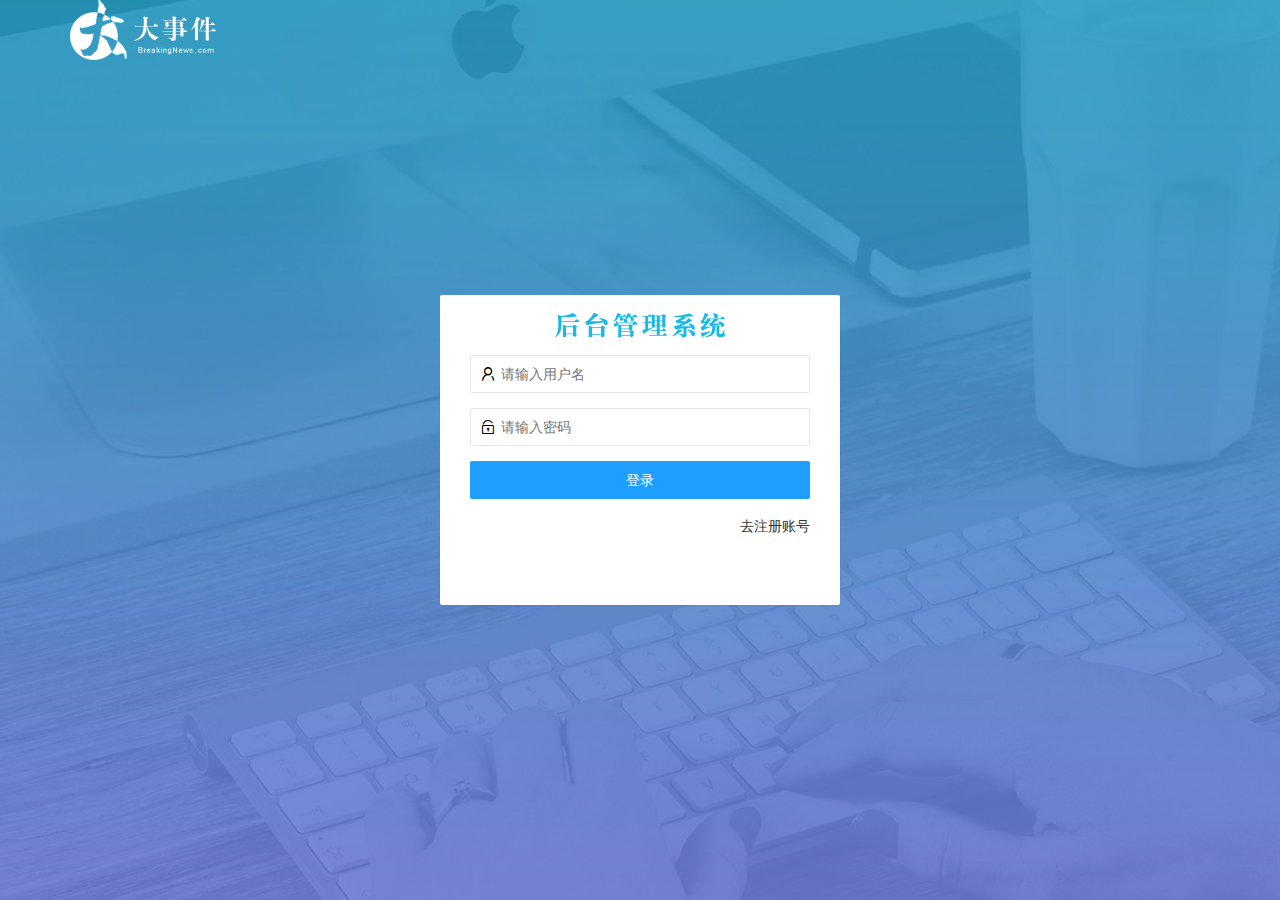
<file: login.html>
<!DOCTYPE html>
<html lang="en">
<head>
  <meta charset="UTF-8">
  <meta name="viewport" content="width=device-width, initial-scale=1.0">
  <title>大事件-登录/注册页面</title>
  <link rel="stylesheet" href="/assets/lib/layui/css/layui.css">
  <link rel="stylesheet" href="/assets/css/login.css">
</head>
<body>
  <!-- logo区域 -->
  <div class="logo layui-main">
    <img src="/assets/images/logo.png" alt="">
  </div>
  <!-- 表单区域 -->
  <div class="layui-card">
    <div class="layui-card-header"></div>
    <div class="layui-card-body">
      <!-- 登录区域 -->
      <div class="login">
        <form class="layui-form" id="formLogin">
          <div class="layui-form-item">
            <div class="layui-input-block">
              <i class="layui-icon layui-icon-username"></i>
              <input type="text" name="username" required  lay-verify="required" placeholder="请输入用户名" autocomplete="off" class="layui-input">
            </div>
          </div>
          <div class="layui-form-item">
            <div class="layui-input-block">
              <i class="layui-icon layui-icon-password"></i>
              <input type="password" name="password" required  lay-verify="required|pwd" placeholder="请输入密码" autocomplete="off" class="layui-input">
            </div>
          </div>
          <div class="layui-form-item">
            <div class="layui-input-block">
              <button class="layui-btn layui-btn-fluid layui-btn-normal" lay-submit >登录</button>
            </div>
          </div>
          <a href="javascript:;" class="linkReg">去注册账号</a>
        </form>
      </div>
      <!-- 注册区域 -->
      <div class="reg" style="display: none;">
        <form class="layui-form" id="formReg">
          <div class="layui-form-item">
            <div class="layui-input-block">
              <i class="layui-icon layui-icon-username"></i>
              <input type="text" name="username" required  lay-verify="required" placeholder="请输入用户名" autocomplete="off" class="layui-input">
            </div>
          </div>
          <div class="layui-form-item">
            <div class="layui-input-block">
              <i class="layui-icon layui-icon-password"></i>
              <input type="password" name="password" id="password" required  lay-verify="required|pwd" placeholder="请输入密码" autocomplete="off" class="layui-input">
            </div>
          </div>
          <div class="layui-form-item">
            <div class="layui-input-block">
              <i class="layui-icon layui-icon-password"></i>
              <input type="password" required  lay-verify="required|pwd|rpwd" placeholder="再次确认密码" autocomplete="off" class="layui-input">
            </div>
          </div>
          <div class="layui-form-item">
            <div class="layui-input-block">
              <button class="layui-btn layui-btn-fluid layui-btn-normal" lay-submit >注册</button>
            </div>
          </div>
          <a href="javascript:;" class="linkLogin">去登录</a>
        </form>
      </div>
    </div>
  </div>
  <script src="/assets/lib/jquery.js"></script>
  <script src="/assets/lib/layui/layui.all.js"></script>
  <script src="/assets/js/baseAPI.js"></script>
  <script src="/assets/js/login.js"></script>
</body>
</html>
</file>
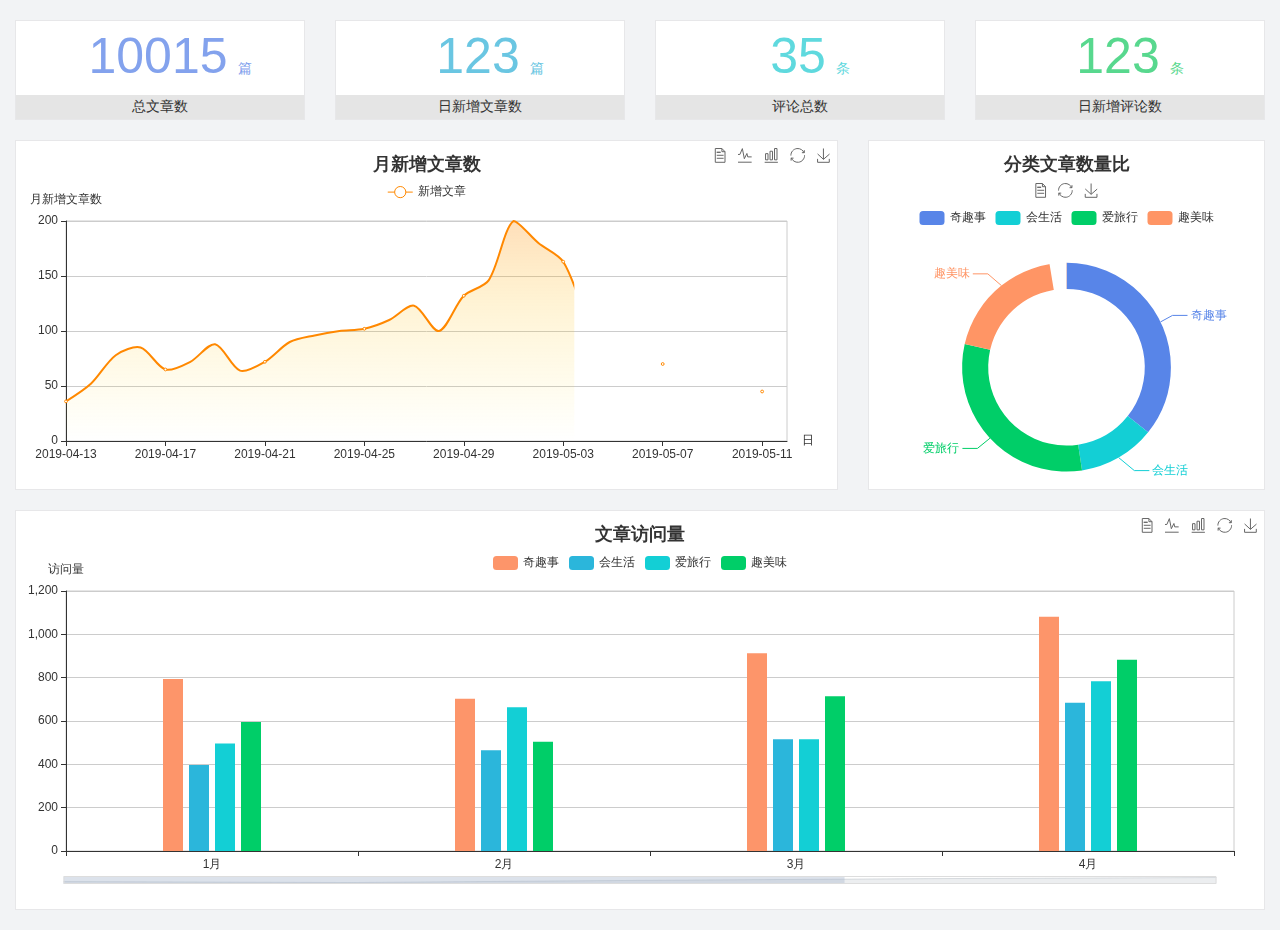
<file: home/dashboard.html>
<!DOCTYPE html>
<html lang="en">

<head>
  <meta charset="UTF-8">
  <meta name="viewport" content="width=device-width, initial-scale=1.0">
  <meta http-equiv="X-UA-Compatible" content="ie=edge">
  <title>图表统计</title>
  <link rel="stylesheet" href="../../assets/lib/bootstrap.css" />
  <link rel="stylesheet" href="../../assets/lib/main.css" />
  <script src="../../assets/lib/jquery.js"></script>
  <script type="text/javascript" src="../../assets/lib/echarts.min.js"></script>
</head>

<body>
  <div class="container-fluid">
    <div class="row spannel_list">
      <div class="col-sm-3 col-xs-6">
        <div class="spannel">
          <em>10015</em><span>篇</span>
          <b>总文章数</b>
        </div>
      </div>
      <div class="col-sm-3 col-xs-6">
        <div class="spannel scolor01">
          <em>123</em><span>篇</span>
          <b>日新增文章数</b>
        </div>
      </div>
      <div class="col-sm-3 col-xs-6">
        <div class="spannel scolor02">
          <em>35</em><span>条</span>
          <b>评论总数</b>
        </div>
      </div>
      <div class="col-sm-3 col-xs-6">
        <div class="spannel scolor03">
          <em>123</em><span>条</span>
          <b>日新增评论数</b>
        </div>
      </div>
    </div>
  </div>

  <div class="container-fluid">
    <div class="row curve-pie">
      <div class="col-lg-8 col-md-8">
        <div class="gragh_pannel" id="curve_show"></div>
      </div>
      <div class="col-lg-4 col-md-4">
        <div class="gragh_pannel" id="pie_show"></div>
      </div>
    </div>
  </div>

  <div class="container-fluid">
    <div class="column_pannel" id="column_show"></div>
  </div>

  <script>
    var oChart = echarts.init(document.getElementById('curve_show'));
    var aList_all = [
      { 'count': 36, 'date': '2019-04-13' },
      { 'count': 52, 'date': '2019-04-14' },
      { 'count': 78, 'date': '2019-04-15' },
      { 'count': 85, 'date': '2019-04-16' },
      { 'count': 65, 'date': '2019-04-17' },
      { 'count': 72, 'date': '2019-04-18' },
      { 'count': 88, 'date': '2019-04-19' },
      { 'count': 64, 'date': '2019-04-20' },
      { 'count': 72, 'date': '2019-04-21' },
      { 'count': 90, 'date': '2019-04-22' },
      { 'count': 96, 'date': '2019-04-23' },
      { 'count': 100, 'date': '2019-04-24' },
      { 'count': 102, 'date': '2019-04-25' },
      { 'count': 110, 'date': '2019-04-26' },
      { 'count': 123, 'date': '2019-04-27' },
      { 'count': 100, 'date': '2019-04-28' },
      { 'count': 132, 'date': '2019-04-29' },
      { 'count': 146, 'date': '2019-04-30' },
      { 'count': 200, 'date': '2019-05-01' },
      { 'count': 180, 'date': '2019-05-02' },
      { 'count': 163, 'date': '2019-05-03' },
      { 'count': 110, 'date': '2019-05-04' },
      { 'count': 80, 'date': '2019-05-05' },
      { 'count': 82, 'date': '2019-05-06' },
      { 'count': 70, 'date': '2019-05-07' },
      { 'count': 65, 'date': '2019-05-08' },
      { 'count': 54, 'date': '2019-05-09' },
      { 'count': 40, 'date': '2019-05-10' },
      { 'count': 45, 'date': '2019-05-11' },
      { 'count': 38, 'date': '2019-05-12' },
    ];

    let aCount = [];
    let aDate = [];

    for (var i = 0; i < aList_all.length; i++) {
      aCount.push(aList_all[i].count);
      aDate.push(aList_all[i].date);
    }

    var chartopt = {
      title: {
        text: '月新增文章数',
        left: 'center',
        top: '10'
      },
      tooltip: {
        trigger: 'axis'
      },
      legend: {
        data: ['新增文章'],
        top: '40'
      },
      toolbox: {
        show: true,
        feature: {
          mark: { show: true },
          dataView: { show: true, readOnly: false },
          magicType: { show: true, type: ['line', 'bar'] },
          restore: { show: true },
          saveAsImage: { show: true }
        }
      },
      calculable: true,
      xAxis: [
        {
          name: '日',
          type: 'category',
          boundaryGap: false,
          data: aDate
        }
      ],
      yAxis: [
        {
          name: '月新增文章数',
          type: 'value'
        }
      ],
      series: [
        {
          name: '新增文章',
          type: 'line',
          smooth: true,
          itemStyle: { normal: { areaStyle: { type: 'default' }, color: '#f80' }, lineStyle: { color: '#f80' } },
          data: aCount
        }],
      areaStyle: {
        normal: {
          color: new echarts.graphic.LinearGradient(0, 0, 0, 1, [{
            offset: 0,
            color: 'rgba(255,136,0,0.39)'
          }, {
            offset: .34,
            color: 'rgba(255,180,0,0.25)'
          }, {
            offset: 1,
            color: 'rgba(255,222,0,0.00)'
          }])

        }
      },
      grid: {
        show: true,
        x: 50,
        x2: 50,
        y: 80,
        height: 220
      }
    };

    oChart.setOption(chartopt);


    var oPie = echarts.init(document.getElementById('pie_show'));
    var oPieopt =
    {
      title: {
        top: 10,
        text: '分类文章数量比',
        x: 'center'
      },
      tooltip: {
        trigger: 'item',
        formatter: "{a} <br/>{b} : {c} ({d}%)"
      },
      color: ['#5885e8', '#13cfd5', '#00ce68', '#ff9565'],
      legend: {
        x: 'center',
        top: 65,
        data: ['奇趣事', '会生活', '爱旅行', '趣美味']
      },
      toolbox: {
        show: true,
        x: 'center',
        top: 35,
        feature: {
          mark: { show: true },
          dataView: { show: true, readOnly: false },
          magicType: {
            show: true,
            type: ['pie', 'funnel'],
            option: {
              funnel: {
                x: '25%',
                width: '50%',
                funnelAlign: 'left',
                max: 1548
              }
            }
          },
          restore: { show: true },
          saveAsImage: { show: true }
        }
      },
      calculable: true,
      series: [
        {
          name: '访问来源',
          type: 'pie',
          radius: ['45%', '60%'],
          center: ['50%', '65%'],
          data: [
            { value: 300, name: '奇趣事' },
            { value: 100, name: '会生活' },
            { value: 260, name: '爱旅行' },
            { value: 180, name: '趣美味' }
          ]
        }
      ]
    };
    oPie.setOption(oPieopt);



    var oColumn = this.echarts.init(document.getElementById('column_show'));
    var oColumnopt =
    {
      title: {
        text: '文章访问量',
        left: 'center',
        top: '10'
      },
      tooltip: {
        trigger: 'axis'
      },
      legend: {
        data: ['奇趣事', '会生活', '爱旅行', '趣美味'],
        top: '40'
      },
      toolbox: {
        show: true,
        feature: {
          mark: { show: true },
          dataView: { show: true, readOnly: false },
          magicType: { show: true, type: ['line', 'bar'] },
          restore: { show: true },
          saveAsImage: { show: true }
        }
      },
      calculable: true,
      xAxis: [
        {
          type: 'category',
          data: ['1月', '2月', '3月', '4月', '5月']
        }
      ],
      yAxis: [
        {
          name: '访问量',
          type: 'value'
        }
      ],
      series: [
        {
          name: '奇趣事',
          type: 'bar',
          barWidth: 20,
          itemStyle: {
            normal: { areaStyle: { type: 'default' }, color: '#fd956a' }
          },
          data: [800, 708, 920, 1090, 1200]
        },
        {
          name: '会生活',
          type: 'bar',
          barWidth: 20,
          itemStyle: {
            normal: { areaStyle: { type: 'default' }, color: '#2bb6db' }
          },
          data: [400, 468, 520, 690, 800]
        },
        {
          name: '爱旅行',
          type: 'bar',
          barWidth: 20,
          itemStyle: {
            normal: { areaStyle: { type: 'default' }, color: '#13cfd5' }
          },
          data: [500, 668, 520, 790, 900]
        },
        {
          name: '趣美味',
          type: 'bar',
          barWidth: 20,
          itemStyle: {
            normal: { areaStyle: { type: 'default' }, color: '#00ce68' }
          },
          data: [600, 508, 720, 890, 1000]
        }
      ],
      grid: {
        show: true,
        x: 50,
        x2: 30,
        y: 80,
        height: 260
      },
      dataZoom: [//给x轴设置滚动条
        {
          start: 0,//默认为0
          end: 100 - 1000 / 31,//默认为100
          type: 'slider',
          show: true,
          xAxisIndex: [0],
          handleSize: 0,//滑动条的 左右2个滑动条的大小
          height: 8,//组件高度
          left: 45, //左边的距离
          right: 50,//右边的距离
          bottom: 26,//右边的距离
          handleColor: '#ddd',//h滑动图标的颜色
          handleStyle: {
            borderColor: "#cacaca",
            borderWidth: "1",
            shadowBlur: 2,
            background: "#ddd",
            shadowColor: "#ddd",
          }
        }]
    };
    oColumn.setOption(oColumnopt);
  </script>
</body>

</html>
</file>
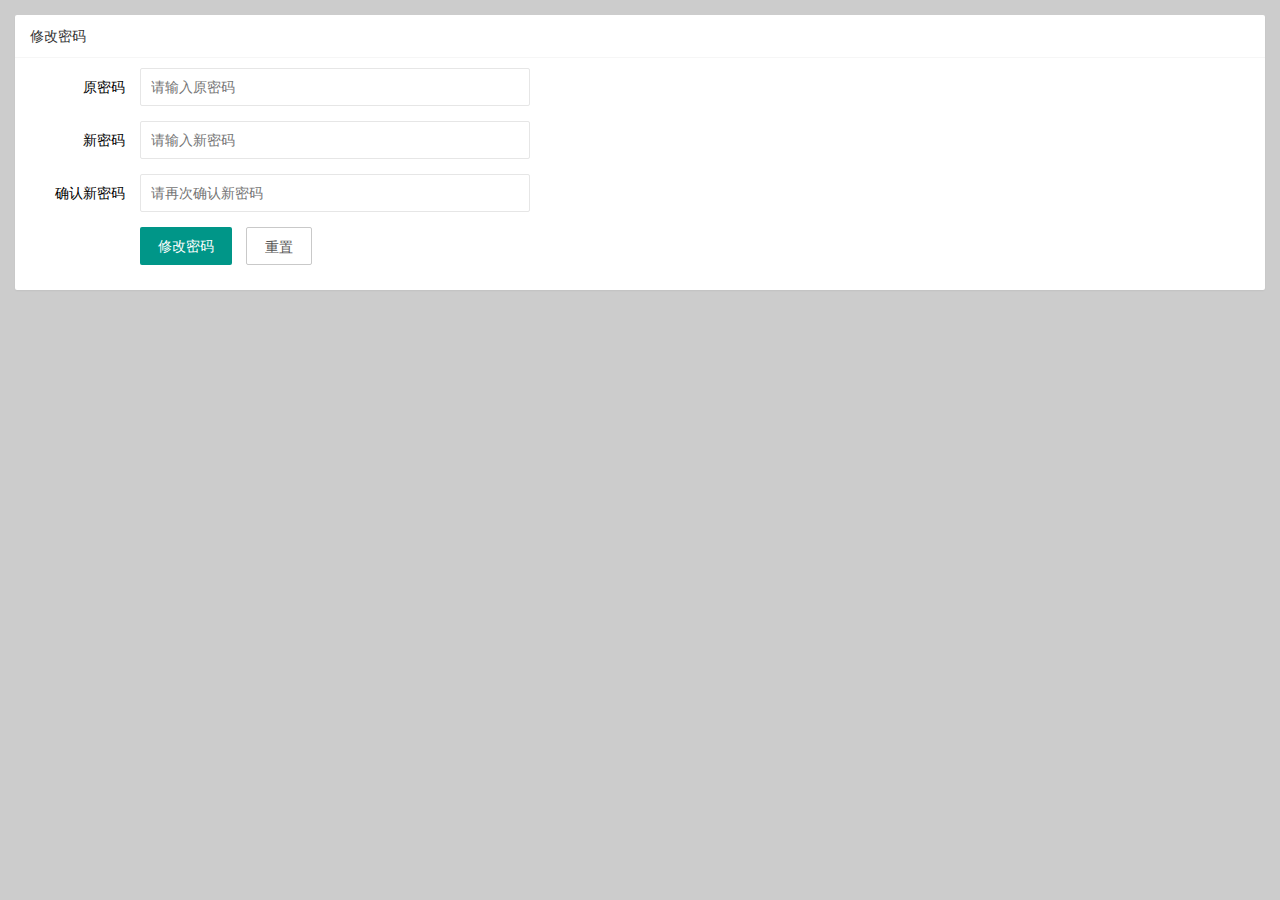
<file: user/user.pwd.html>
<!DOCTYPE html>
<html lang="en">
<head>
  <meta charset="UTF-8">
  <meta name="viewport" content="width=device-width, initial-scale=1.0">
  <title>Document</title>
  <link rel="stylesheet" href="/assets/lib/layui/css/layui.css">
  <link rel="stylesheet" href="/assets/css/user/user_pwd.css">
</head>
<body>
  <div class="layui-card">
    <div class="layui-card-header">修改密码</div>
    <div class="layui-card-body">
      <!-- 表单区域 -->
      <form class="layui-form" id="formPwd" lay-filter="formPwd">
        <div class="layui-form-item">
          <label class="layui-form-label">原密码</label>
          <div class="layui-input-block">
            <input type="password" name="oldPwd" required  lay-verify="required|pwd" placeholder="请输入原密码" autocomplete="off" class="layui-input">
          </div>
        </div>
        <div class="layui-form-item">
          <label class="layui-form-label">新密码</label>
          <div class="layui-input-block">
            <input type="password" name="newPwd" required  lay-verify="required|pwd" placeholder="请输入新密码" autocomplete="off" class="layui-input newPwd">
          </div>
        </div>
        <div class="layui-form-item">
          <label class="layui-form-label">确认新密码</label>
          <div class="layui-input-block">
            <input type="password"  required  lay-verify="required|pwd|rpwd" placeholder="请再次确认新密码" autocomplete="off" class="layui-input">
          </div>
        </div>
        <div class="layui-form-item">
          <div class="layui-input-block">
            <button class="layui-btn" lay-submit lay-filter="formDemo">修改密码</button>
            <button type="reset" class="layui-btn layui-btn-primary">重置</button>
          </div>
        </div>
      </form>
    </div>
  </div>


  <script src="/assets/lib/jquery.js"></script>
  <script src="/assets/lib/layui/layui.all.js"></script>
  <script src="/assets/js/baseAPI.js"></script>
  <script src="/assets/js/user/user_pwd.js"></script>
</body>
</html>
</file>
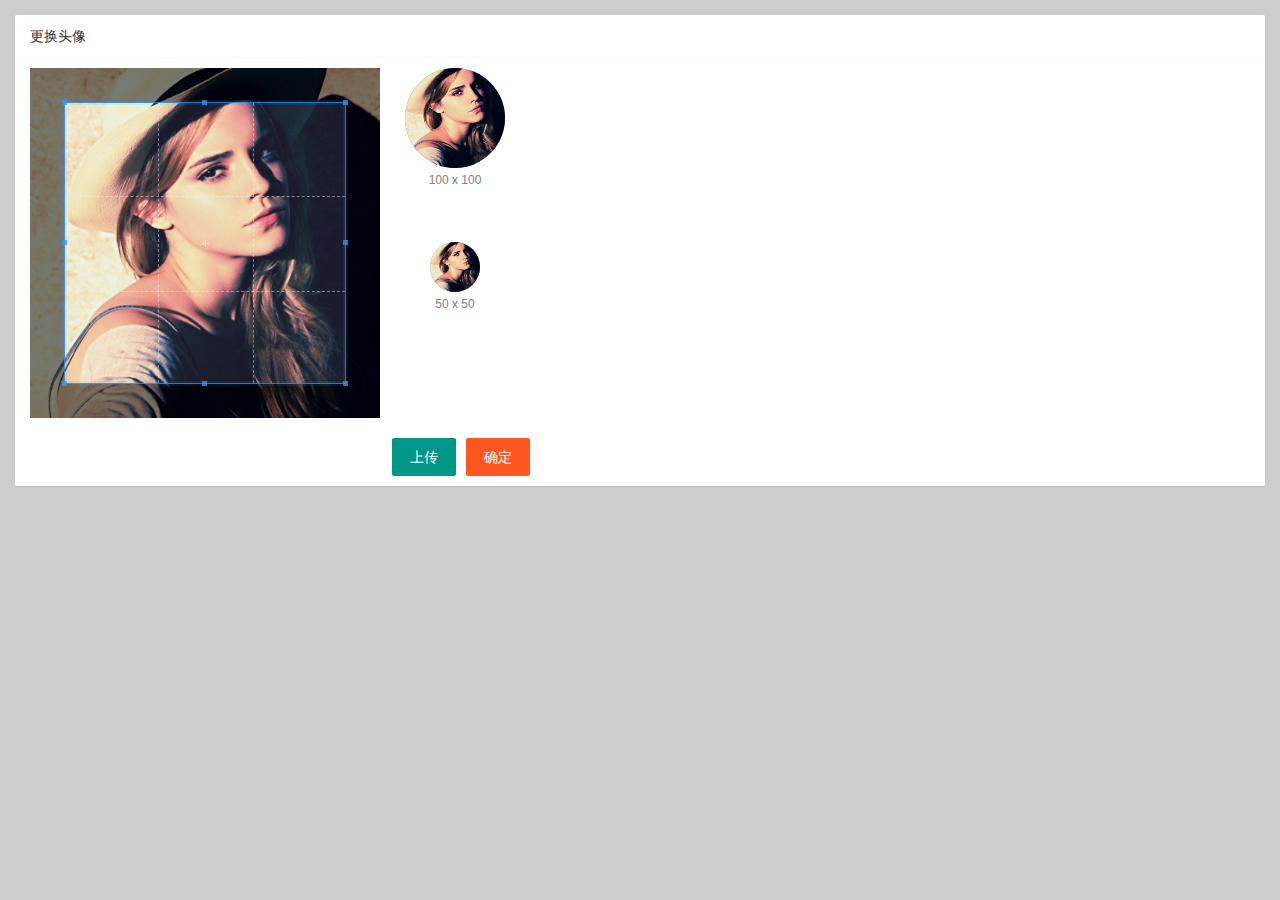
<file: user/user_avatar.html>
<!DOCTYPE html>
<html lang="en">

<head>
  <meta charset="UTF-8">
  <meta name="viewport" content="width=device-width, initial-scale=1.0">
  <title>Document</title>
  <link rel="stylesheet" href="/assets/lib/layui/css/layui.css">
  <link rel="stylesheet" href="/assets/lib/cropper/cropper.css">
  <link rel="stylesheet" href="/assets/css/user/user_avatar.css">
</head>

<body>
  <div class="layui-card">
    <div class="layui-card-header">更换头像</div>
    <div class="layui-card-body">
      <!-- 第一行的图片裁剪和预览区域 -->
      <div class="row1">
        <!-- 图片裁剪区域 -->
        <div class="cropper-box">
          <!-- 这个 img 标签很重要，将来会把它初始化为裁剪区域 -->
          <img id="image" src="/assets/images/sample.jpg" /> </div> <!-- 图片的预览区域 -->
        <div class="preview-box">
          <div>
            <!-- 宽高为 100px 的预览区域 -->
            <div class="img-preview w100"></div>
            <p class="size">100 x 100</p>
          </div>
          <div>
            <!-- 宽高为 50px 的预览区域 -->
            <div class="img-preview w50"></div>
            <p class="size">50 x 50</p>
          </div>
        </div>
      </div> <!-- 第二行的按钮区域 -->
      <div class="row2"> 
        <input type="file" accept="image/png,image/jpeg" id="file" style="display:none;">
        <button type="button" class="layui-btn" id="btnUpload">上传</button> <button type="button"
          class="layui-btn layui-btn-danger" id="sure">确定</button> </div>
    </div>
  </div>


  <script src="/assets/lib/jquery.js"></script>
  <script src="/assets/lib/cropper/Cropper.js"></script>
  <script src="/assets/lib/cropper/jquery-cropper.js"></script>
  <script src="/assets/lib/layui/layui.all.js"></script>
  <script src="/assets/js/baseAPI.js"></script>
  <script src="/assets/js/user/user_avatar.js"></script>
</body>

</html>
</file>
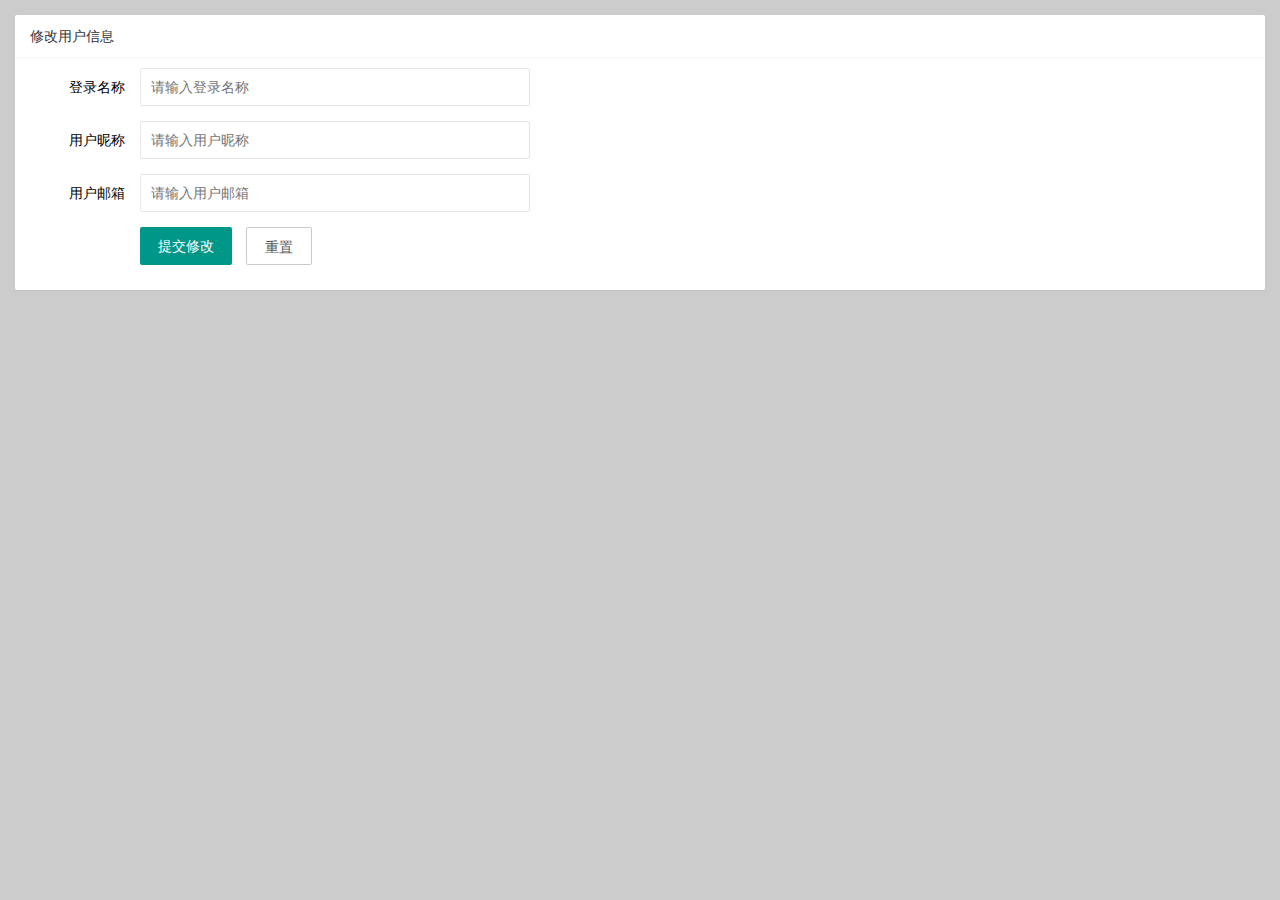
<file: user/user_info.html>
<!DOCTYPE html>
<html lang="en">

<head>
  <meta charset="UTF-8">
  <meta name="viewport" content="width=device-width, initial-scale=1.0">
  <title>Document</title>
  <link rel="stylesheet" href="/assets/lib/layui/css/layui.css">
  <link rel="stylesheet" href="/assets/css/user/user_info.css">
</head>

<body>
  <div class="layui-card">
    <div class="layui-card-header">修改用户信息</div>
    <div class="layui-card-body">
      <!-- 表单区域 -->
      <form class="layui-form" lay-filter="formInfo" id="formUserInfo">
        <input type="hidden" name="id">
        <div class="layui-form-item">
          <label class="layui-form-label">登录名称</label>
          <div class="layui-input-block">
            <input type="text" name="username" required lay-verify="required" placeholder="请输入登录名称" autocomplete="off"
              class="layui-input" readonly>
          </div>
        </div>
        <div class="layui-form-item">
          <label class="layui-form-label">用户昵称</label>
          <div class="layui-input-block">
            <input type="text" name="nickname" required lay-verify="required" placeholder="请输入用户昵称" autocomplete="off"
              class="layui-input">
          </div>
        </div>
        <div class="layui-form-item">
          <label class="layui-form-label">用户邮箱</label>
          <div class="layui-input-block">
            <input type="text" name="email" required lay-verify="required" placeholder="请输入用户邮箱" autocomplete="off"
              class="layui-input">
          </div>
        </div>
        <div class="layui-form-item">
          <div class="layui-input-block">
            <button class="layui-btn" lay-submit lay-filter="formDemo">提交修改</button>
            <button type="reset" class="layui-btn layui-btn-primary">重置</button>
          </div>
        </div>
      </form>
    </div>
  </div>


  <script src="/assets/lib/jquery.js"></script>
  <script src="/assets/lib/layui/layui.all.js"></script>
  <script src="/assets/js/baseAPI.js"></script>
  <script src="/assets/js/user/user_info.js"></script>
</body>

</html>
</file>
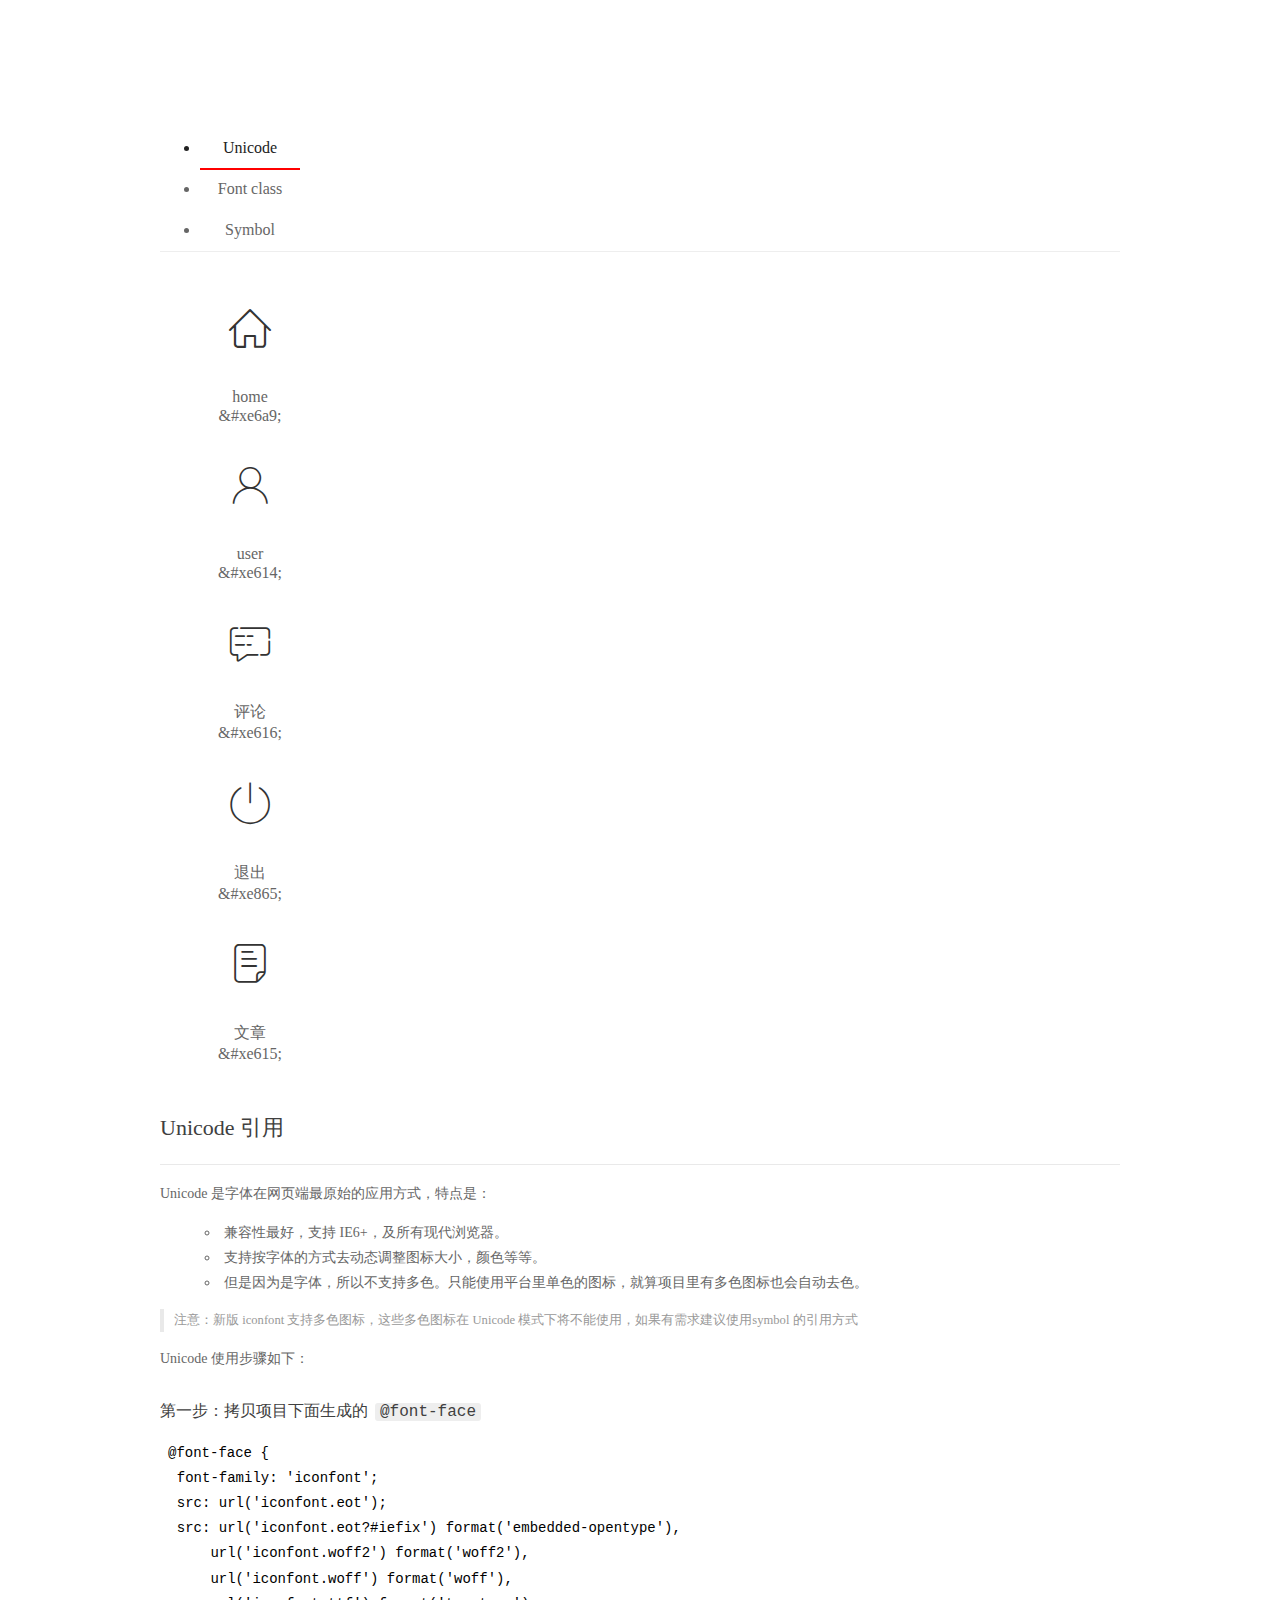
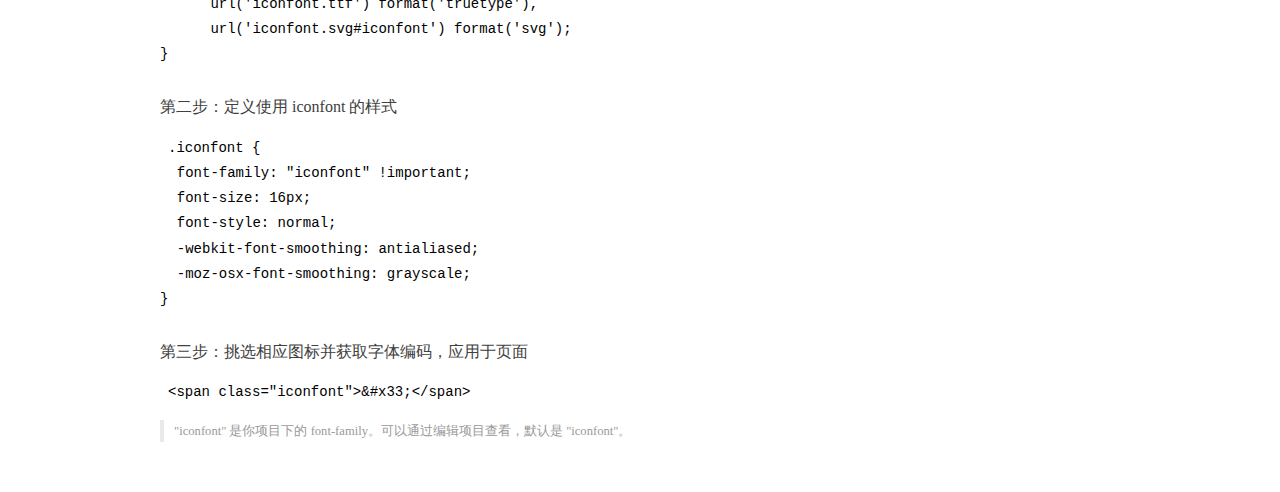
<file: assets/fonts/demo_index.html>
<!DOCTYPE html>
<html>
<head>
  <meta charset="utf-8"/>
  <title>IconFont Demo</title>
  <link rel="shortcut icon" href="https://gtms04.alicdn.com/tps/i4/TB1_oz6GVXXXXaFXpXXJDFnIXXX-64-64.ico" type="image/x-icon"/>
  <link rel="stylesheet" href="https://g.alicdn.com/thx/cube/1.3.2/cube.min.css">
  <link rel="stylesheet" href="demo.css">
  <link rel="stylesheet" href="iconfont.css">
  <script src="iconfont.js"></script>
  <!-- jQuery -->
  <script src="https://a1.alicdn.com/oss/uploads/2018/12/26/7bfddb60-08e8-11e9-9b04-53e73bb6408b.js"></script>
  <!-- 代码高亮 -->
  <script src="https://a1.alicdn.com/oss/uploads/2018/12/26/a3f714d0-08e6-11e9-8a15-ebf944d7534c.js"></script>
</head>
<body>
  <div class="main">
    <h1 class="logo"><a href="https://www.iconfont.cn/" title="iconfont 首页" target="_blank">&#xe86b;</a></h1>
    <div class="nav-tabs">
      <ul id="tabs" class="dib-box">
        <li class="dib active"><span>Unicode</span></li>
        <li class="dib"><span>Font class</span></li>
        <li class="dib"><span>Symbol</span></li>
      </ul>
      
    </div>
    <div class="tab-container">
      <div class="content unicode" style="display: block;">
          <ul class="icon_lists dib-box">
          
            <li class="dib">
              <span class="icon iconfont">&#xe6a9;</span>
                <div class="name">home</div>
                <div class="code-name">&amp;#xe6a9;</div>
              </li>
          
            <li class="dib">
              <span class="icon iconfont">&#xe614;</span>
                <div class="name">user</div>
                <div class="code-name">&amp;#xe614;</div>
              </li>
          
            <li class="dib">
              <span class="icon iconfont">&#xe616;</span>
                <div class="name">评论</div>
                <div class="code-name">&amp;#xe616;</div>
              </li>
          
            <li class="dib">
              <span class="icon iconfont">&#xe865;</span>
                <div class="name">退出</div>
                <div class="code-name">&amp;#xe865;</div>
              </li>
          
            <li class="dib">
              <span class="icon iconfont">&#xe615;</span>
                <div class="name">文章</div>
                <div class="code-name">&amp;#xe615;</div>
              </li>
          
          </ul>
          <div class="article markdown">
          <h2 id="unicode-">Unicode 引用</h2>
          <hr>

          <p>Unicode 是字体在网页端最原始的应用方式，特点是：</p>
          <ul>
            <li>兼容性最好，支持 IE6+，及所有现代浏览器。</li>
            <li>支持按字体的方式去动态调整图标大小，颜色等等。</li>
            <li>但是因为是字体，所以不支持多色。只能使用平台里单色的图标，就算项目里有多色图标也会自动去色。</li>
          </ul>
          <blockquote>
            <p>注意：新版 iconfont 支持多色图标，这些多色图标在 Unicode 模式下将不能使用，如果有需求建议使用symbol 的引用方式</p>
          </blockquote>
          <p>Unicode 使用步骤如下：</p>
          <h3 id="-font-face">第一步：拷贝项目下面生成的 <code>@font-face</code></h3>
<pre><code class="language-css"
>@font-face {
  font-family: 'iconfont';
  src: url('iconfont.eot');
  src: url('iconfont.eot?#iefix') format('embedded-opentype'),
      url('iconfont.woff2') format('woff2'),
      url('iconfont.woff') format('woff'),
      url('iconfont.ttf') format('truetype'),
      url('iconfont.svg#iconfont') format('svg');
}
</code></pre>
          <h3 id="-iconfont-">第二步：定义使用 iconfont 的样式</h3>
<pre><code class="language-css"
>.iconfont {
  font-family: "iconfont" !important;
  font-size: 16px;
  font-style: normal;
  -webkit-font-smoothing: antialiased;
  -moz-osx-font-smoothing: grayscale;
}
</code></pre>
          <h3 id="-">第三步：挑选相应图标并获取字体编码，应用于页面</h3>
<pre>
<code class="language-html"
>&lt;span class="iconfont"&gt;&amp;#x33;&lt;/span&gt;
</code></pre>
          <blockquote>
            <p>"iconfont" 是你项目下的 font-family。可以通过编辑项目查看，默认是 "iconfont"。</p>
          </blockquote>
          </div>
      </div>
      <div class="content font-class">
        <ul class="icon_lists dib-box">
          
          <li class="dib">
            <span class="icon iconfont icon-home"></span>
            <div class="name">
              home
            </div>
            <div class="code-name">.icon-home
            </div>
          </li>
          
          <li class="dib">
            <span class="icon iconfont icon-user"></span>
            <div class="name">
              user
            </div>
            <div class="code-name">.icon-user
            </div>
          </li>
          
          <li class="dib">
            <span class="icon iconfont icon-pinglun"></span>
            <div class="name">
              评论
            </div>
            <div class="code-name">.icon-pinglun
            </div>
          </li>
          
          <li class="dib">
            <span class="icon iconfont icon-tuichu"></span>
            <div class="name">
              退出
            </div>
            <div class="code-name">.icon-tuichu
            </div>
          </li>
          
          <li class="dib">
            <span class="icon iconfont icon-16"></span>
            <div class="name">
              文章
            </div>
            <div class="code-name">.icon-16
            </div>
          </li>
          
        </ul>
        <div class="article markdown">
        <h2 id="font-class-">font-class 引用</h2>
        <hr>

        <p>font-class 是 Unicode 使用方式的一种变种，主要是解决 Unicode 书写不直观，语意不明确的问题。</p>
        <p>与 Unicode 使用方式相比，具有如下特点：</p>
        <ul>
          <li>兼容性良好，支持 IE8+，及所有现代浏览器。</li>
          <li>相比于 Unicode 语意明确，书写更直观。可以很容易分辨这个 icon 是什么。</li>
          <li>因为使用 class 来定义图标，所以当要替换图标时，只需要修改 class 里面的 Unicode 引用。</li>
          <li>不过因为本质上还是使用的字体，所以多色图标还是不支持的。</li>
        </ul>
        <p>使用步骤如下：</p>
        <h3 id="-fontclass-">第一步：引入项目下面生成的 fontclass 代码：</h3>
<pre><code class="language-html">&lt;link rel="stylesheet" href="./iconfont.css"&gt;
</code></pre>
        <h3 id="-">第二步：挑选相应图标并获取类名，应用于页面：</h3>
<pre><code class="language-html">&lt;span class="iconfont icon-xxx"&gt;&lt;/span&gt;
</code></pre>
        <blockquote>
          <p>"
            iconfont" 是你项目下的 font-family。可以通过编辑项目查看，默认是 "iconfont"。</p>
        </blockquote>
      </div>
      </div>
      <div class="content symbol">
          <ul class="icon_lists dib-box">
          
            <li class="dib">
                <svg class="icon svg-icon" aria-hidden="true">
                  <use xlink:href="#icon-home"></use>
                </svg>
                <div class="name">home</div>
                <div class="code-name">#icon-home</div>
            </li>
          
            <li class="dib">
                <svg class="icon svg-icon" aria-hidden="true">
                  <use xlink:href="#icon-user"></use>
                </svg>
                <div class="name">user</div>
                <div class="code-name">#icon-user</div>
            </li>
          
            <li class="dib">
                <svg class="icon svg-icon" aria-hidden="true">
                  <use xlink:href="#icon-pinglun"></use>
                </svg>
                <div class="name">评论</div>
                <div class="code-name">#icon-pinglun</div>
            </li>
          
            <li class="dib">
                <svg class="icon svg-icon" aria-hidden="true">
                  <use xlink:href="#icon-tuichu"></use>
                </svg>
                <div class="name">退出</div>
                <div class="code-name">#icon-tuichu</div>
            </li>
          
            <li class="dib">
                <svg class="icon svg-icon" aria-hidden="true">
                  <use xlink:href="#icon-16"></use>
                </svg>
                <div class="name">文章</div>
                <div class="code-name">#icon-16</div>
            </li>
          
          </ul>
          <div class="article markdown">
          <h2 id="symbol-">Symbol 引用</h2>
          <hr>

          <p>这是一种全新的使用方式，应该说这才是未来的主流，也是平台目前推荐的用法。相关介绍可以参考这篇<a href="">文章</a>
            这种用法其实是做了一个 SVG 的集合，与另外两种相比具有如下特点：</p>
          <ul>
            <li>支持多色图标了，不再受单色限制。</li>
            <li>通过一些技巧，支持像字体那样，通过 <code>font-size</code>, <code>color</code> 来调整样式。</li>
            <li>兼容性较差，支持 IE9+，及现代浏览器。</li>
            <li>浏览器渲染 SVG 的性能一般，还不如 png。</li>
          </ul>
          <p>使用步骤如下：</p>
          <h3 id="-symbol-">第一步：引入项目下面生成的 symbol 代码：</h3>
<pre><code class="language-html">&lt;script src="./iconfont.js"&gt;&lt;/script&gt;
</code></pre>
          <h3 id="-css-">第二步：加入通用 CSS 代码（引入一次就行）：</h3>
<pre><code class="language-html">&lt;style&gt;
.icon {
  width: 1em;
  height: 1em;
  vertical-align: -0.15em;
  fill: currentColor;
  overflow: hidden;
}
&lt;/style&gt;
</code></pre>
          <h3 id="-">第三步：挑选相应图标并获取类名，应用于页面：</h3>
<pre><code class="language-html">&lt;svg class="icon" aria-hidden="true"&gt;
  &lt;use xlink:href="#icon-xxx"&gt;&lt;/use&gt;
&lt;/svg&gt;
</code></pre>
          </div>
      </div>

    </div>
  </div>
  <script>
  $(document).ready(function () {
      $('.tab-container .content:first').show()

      $('#tabs li').click(function (e) {
        var tabContent = $('.tab-container .content')
        var index = $(this).index()

        if ($(this).hasClass('active')) {
          return
        } else {
          $('#tabs li').removeClass('active')
          $(this).addClass('active')

          tabContent.hide().eq(index).fadeIn()
        }
      })
    })
  </script>
</body>
</html>
</file>
<file: assets/lib/layui/css/layui.css>
/** layui-v2.5.5 MIT License By https://www.layui.com */
 .layui-inline,img{display:inline-block;vertical-align:middle}h1,h2,h3,h4,h5,h6{font-weight:400}.layui-edge,.layui-header,.layui-inline,.layui-main{position:relative}.layui-body,.layui-edge,.layui-elip{overflow:hidden}.layui-btn,.layui-edge,.layui-inline,img{vertical-align:middle}.layui-btn,.layui-disabled,.layui-icon,.layui-unselect{-moz-user-select:none;-webkit-user-select:none;-ms-user-select:none}.layui-elip,.layui-form-checkbox span,.layui-form-pane .layui-form-label{text-overflow:ellipsis;white-space:nowrap}.layui-breadcrumb,.layui-tree-btnGroup{visibility:hidden}blockquote,body,button,dd,div,dl,dt,form,h1,h2,h3,h4,h5,h6,input,li,ol,p,pre,td,textarea,th,ul{margin:0;padding:0;-webkit-tap-highlight-color:rgba(0,0,0,0)}a:active,a:hover{outline:0}img{border:none}li{list-style:none}table{border-collapse:collapse;border-spacing:0}h4,h5,h6{font-size:100%}button,input,optgroup,option,select,textarea{font-family:inherit;font-size:inherit;font-style:inherit;font-weight:inherit;outline:0}pre{white-space:pre-wrap;white-space:-moz-pre-wrap;white-space:-pre-wrap;white-space:-o-pre-wrap;word-wrap:break-word}body{line-height:24px;font:14px Helvetica Neue,Helvetica,PingFang SC,Tahoma,Arial,sans-serif}hr{height:1px;margin:10px 0;border:0;clear:both}a{color:#333;text-decoration:none}a:hover{color:#777}a cite{font-style:normal;*cursor:pointer}.layui-border-box,.layui-border-box *{box-sizing:border-box}.layui-box,.layui-box *{box-sizing:content-box}.layui-clear{clear:both;*zoom:1}.layui-clear:after{content:'\20';clear:both;*zoom:1;display:block;height:0}.layui-inline{*display:inline;*zoom:1}.layui-edge{display:inline-block;width:0;height:0;border-width:6px;border-style:dashed;border-color:transparent}.layui-edge-top{top:-4px;border-bottom-color:#999;border-bottom-style:solid}.layui-edge-right{border-left-color:#999;border-left-style:solid}.layui-edge-bottom{top:2px;border-top-color:#999;border-top-style:solid}.layui-edge-left{border-right-color:#999;border-right-style:solid}.layui-disabled,.layui-disabled:hover{color:#d2d2d2!important;cursor:not-allowed!important}.layui-circle{border-radius:100%}.layui-show{display:block!important}.layui-hide{display:none!important}@font-face{font-family:layui-icon;src:url(../font/iconfont.eot?v=250);src:url(../font/iconfont.eot?v=250#iefix) format('embedded-opentype'),url(../font/iconfont.woff2?v=250) format('woff2'),url(../font/iconfont.woff?v=250) format('woff'),url(../font/iconfont.ttf?v=250) format('truetype'),url(../font/iconfont.svg?v=250#layui-icon) format('svg')}.layui-icon{font-family:layui-icon!important;font-size:16px;font-style:normal;-webkit-font-smoothing:antialiased;-moz-osx-font-smoothing:grayscale}.layui-icon-reply-fill:before{content:"\e611"}.layui-icon-set-fill:before{content:"\e614"}.layui-icon-menu-fill:before{content:"\e60f"}.layui-icon-search:before{content:"\e615"}.layui-icon-share:before{content:"\e641"}.layui-icon-set-sm:before{content:"\e620"}.layui-icon-engine:before{content:"\e628"}.layui-icon-close:before{content:"\1006"}.layui-icon-close-fill:before{content:"\1007"}.layui-icon-chart-screen:before{content:"\e629"}.layui-icon-star:before{content:"\e600"}.layui-icon-circle-dot:before{content:"\e617"}.layui-icon-chat:before{content:"\e606"}.layui-icon-release:before{content:"\e609"}.layui-icon-list:before{content:"\e60a"}.layui-icon-chart:before{content:"\e62c"}.layui-icon-ok-circle:before{content:"\1005"}.layui-icon-layim-theme:before{content:"\e61b"}.layui-icon-table:before{content:"\e62d"}.layui-icon-right:before{content:"\e602"}.layui-icon-left:before{content:"\e603"}.layui-icon-cart-simple:before{content:"\e698"}.layui-icon-face-cry:before{content:"\e69c"}.layui-icon-face-smile:before{content:"\e6af"}.layui-icon-survey:before{content:"\e6b2"}.layui-icon-tree:before{content:"\e62e"}.layui-icon-upload-circle:before{content:"\e62f"}.layui-icon-add-circle:before{content:"\e61f"}.layui-icon-download-circle:before{content:"\e601"}.layui-icon-templeate-1:before{content:"\e630"}.layui-icon-util:before{content:"\e631"}.layui-icon-face-surprised:before{content:"\e664"}.layui-icon-edit:before{content:"\e642"}.layui-icon-speaker:before{content:"\e645"}.layui-icon-down:before{content:"\e61a"}.layui-icon-file:before{content:"\e621"}.layui-icon-layouts:before{content:"\e632"}.layui-icon-rate-half:before{content:"\e6c9"}.layui-icon-add-circle-fine:before{content:"\e608"}.layui-icon-prev-circle:before{content:"\e633"}.layui-icon-read:before{content:"\e705"}.layui-icon-404:before{content:"\e61c"}.layui-icon-carousel:before{content:"\e634"}.layui-icon-help:before{content:"\e607"}.layui-icon-code-circle:before{content:"\e635"}.layui-icon-water:before{content:"\e636"}.layui-icon-username:before{content:"\e66f"}.layui-icon-find-fill:before{content:"\e670"}.layui-icon-about:before{content:"\e60b"}.layui-icon-location:before{content:"\e715"}.layui-icon-up:before{content:"\e619"}.layui-icon-pause:before{content:"\e651"}.layui-icon-date:before{content:"\e637"}.layui-icon-layim-uploadfile:before{content:"\e61d"}.layui-icon-delete:before{content:"\e640"}.layui-icon-play:before{content:"\e652"}.layui-icon-top:before{content:"\e604"}.layui-icon-friends:before{content:"\e612"}.layui-icon-refresh-3:before{content:"\e9aa"}.layui-icon-ok:before{content:"\e605"}.layui-icon-layer:before{content:"\e638"}.layui-icon-face-smile-fine:before{content:"\e60c"}.layui-icon-dollar:before{content:"\e659"}.layui-icon-group:before{content:"\e613"}.layui-icon-layim-download:before{content:"\e61e"}.layui-icon-picture-fine:before{content:"\e60d"}.layui-icon-link:before{content:"\e64c"}.layui-icon-diamond:before{content:"\e735"}.layui-icon-log:before{content:"\e60e"}.layui-icon-rate-solid:before{content:"\e67a"}.layui-icon-fonts-del:before{content:"\e64f"}.layui-icon-unlink:before{content:"\e64d"}.layui-icon-fonts-clear:before{content:"\e639"}.layui-icon-triangle-r:before{content:"\e623"}.layui-icon-circle:before{content:"\e63f"}.layui-icon-radio:before{content:"\e643"}.layui-icon-align-center:before{content:"\e647"}.layui-icon-align-right:before{content:"\e648"}.layui-icon-align-left:before{content:"\e649"}.layui-icon-loading-1:before{content:"\e63e"}.layui-icon-return:before{content:"\e65c"}.layui-icon-fonts-strong:before{content:"\e62b"}.layui-icon-upload:before{content:"\e67c"}.layui-icon-dialogue:before{content:"\e63a"}.layui-icon-video:before{content:"\e6ed"}.layui-icon-headset:before{content:"\e6fc"}.layui-icon-cellphone-fine:before{content:"\e63b"}.layui-icon-add-1:before{content:"\e654"}.layui-icon-face-smile-b:before{content:"\e650"}.layui-icon-fonts-html:before{content:"\e64b"}.layui-icon-form:before{content:"\e63c"}.layui-icon-cart:before{content:"\e657"}.layui-icon-camera-fill:before{content:"\e65d"}.layui-icon-tabs:before{content:"\e62a"}.layui-icon-fonts-code:before{content:"\e64e"}.layui-icon-fire:before{content:"\e756"}.layui-icon-set:before{content:"\e716"}.layui-icon-fonts-u:before{content:"\e646"}.layui-icon-triangle-d:before{content:"\e625"}.layui-icon-tips:before{content:"\e702"}.layui-icon-picture:before{content:"\e64a"}.layui-icon-more-vertical:before{content:"\e671"}.layui-icon-flag:before{content:"\e66c"}.layui-icon-loading:before{content:"\e63d"}.layui-icon-fonts-i:before{content:"\e644"}.layui-icon-refresh-1:before{content:"\e666"}.layui-icon-rmb:before{content:"\e65e"}.layui-icon-home:before{content:"\e68e"}.layui-icon-user:before{content:"\e770"}.layui-icon-notice:before{content:"\e667"}.layui-icon-login-weibo:before{content:"\e675"}.layui-icon-voice:before{content:"\e688"}.layui-icon-upload-drag:before{content:"\e681"}.layui-icon-login-qq:before{content:"\e676"}.layui-icon-snowflake:before{content:"\e6b1"}.layui-icon-file-b:before{content:"\e655"}.layui-icon-template:before{content:"\e663"}.layui-icon-auz:before{content:"\e672"}.layui-icon-console:before{content:"\e665"}.layui-icon-app:before{content:"\e653"}.layui-icon-prev:before{content:"\e65a"}.layui-icon-website:before{content:"\e7ae"}.layui-icon-next:before{content:"\e65b"}.layui-icon-component:before{content:"\e857"}.layui-icon-more:before{content:"\e65f"}.layui-icon-login-wechat:before{content:"\e677"}.layui-icon-shrink-right:before{content:"\e668"}.layui-icon-spread-left:before{content:"\e66b"}.layui-icon-camera:before{content:"\e660"}.layui-icon-note:before{content:"\e66e"}.layui-icon-refresh:before{content:"\e669"}.layui-icon-female:before{content:"\e661"}.layui-icon-male:before{content:"\e662"}.layui-icon-password:before{content:"\e673"}.layui-icon-senior:before{content:"\e674"}.layui-icon-theme:before{content:"\e66a"}.layui-icon-tread:before{content:"\e6c5"}.layui-icon-praise:before{content:"\e6c6"}.layui-icon-star-fill:before{content:"\e658"}.layui-icon-rate:before{content:"\e67b"}.layui-icon-template-1:before{content:"\e656"}.layui-icon-vercode:before{content:"\e679"}.layui-icon-cellphone:before{content:"\e678"}.layui-icon-screen-full:before{content:"\e622"}.layui-icon-screen-restore:before{content:"\e758"}.layui-icon-cols:before{content:"\e610"}.layui-icon-export:before{content:"\e67d"}.layui-icon-print:before{content:"\e66d"}.layui-icon-slider:before{content:"\e714"}.layui-icon-addition:before{content:"\e624"}.layui-icon-subtraction:before{content:"\e67e"}.layui-icon-service:before{content:"\e626"}.layui-icon-transfer:before{content:"\e691"}.layui-main{width:1140px;margin:0 auto}.layui-header{z-index:1000;height:60px}.layui-header a:hover{transition:all .5s;-webkit-transition:all .5s}.layui-side{position:fixed;left:0;top:0;bottom:0;z-index:999;width:200px;overflow-x:hidden}.layui-side-scroll{position:relative;width:220px;height:100%;overflow-x:hidden}.layui-body{position:absolute;left:200px;right:0;top:0;bottom:0;z-index:998;width:auto;overflow-y:auto;box-sizing:border-box}.layui-layout-body{overflow:hidden}.layui-layout-admin .layui-header{background-color:#23262E}.layui-layout-admin .layui-side{top:60px;width:200px;overflow-x:hidden}.layui-layout-admin .layui-body{position:fixed;top:60px;bottom:44px}.layui-layout-admin .layui-main{width:auto;margin:0 15px}.layui-layout-admin .layui-footer{position:fixed;left:200px;right:0;bottom:0;height:44px;line-height:44px;padding:0 15px;background-color:#eee}.layui-layout-admin .layui-logo{position:absolute;left:0;top:0;width:200px;height:100%;line-height:60px;text-align:center;color:#009688;font-size:16px}.layui-layout-admin .layui-header .layui-nav{background:0 0}.layui-layout-left{position:absolute!important;left:200px;top:0}.layui-layout-right{position:absolute!important;right:0;top:0}.layui-container{position:relative;margin:0 auto;padding:0 15px;box-sizing:border-box}.layui-fluid{position:relative;margin:0 auto;padding:0 15px}.layui-row:after,.layui-row:before{content:'';display:block;clear:both}.layui-col-lg1,.layui-col-lg10,.layui-col-lg11,.layui-col-lg12,.layui-col-lg2,.layui-col-lg3,.layui-col-lg4,.layui-col-lg5,.layui-col-lg6,.layui-col-lg7,.layui-col-lg8,.layui-col-lg9,.layui-col-md1,.layui-col-md10,.layui-col-md11,.layui-col-md12,.layui-col-md2,.layui-col-md3,.layui-col-md4,.layui-col-md5,.layui-col-md6,.layui-col-md7,.layui-col-md8,.layui-col-md9,.layui-col-sm1,.layui-col-sm10,.layui-col-sm11,.layui-col-sm12,.layui-col-sm2,.layui-col-sm3,.layui-col-sm4,.layui-col-sm5,.layui-col-sm6,.layui-col-sm7,.layui-col-sm8,.layui-col-sm9,.layui-col-xs1,.layui-col-xs10,.layui-col-xs11,.layui-col-xs12,.layui-col-xs2,.layui-col-xs3,.layui-col-xs4,.layui-col-xs5,.layui-col-xs6,.layui-col-xs7,.layui-col-xs8,.layui-col-xs9{position:relative;display:block;box-sizing:border-box}.layui-col-xs1,.layui-col-xs10,.layui-col-xs11,.layui-col-xs12,.layui-col-xs2,.layui-col-xs3,.layui-col-xs4,.layui-col-xs5,.layui-col-xs6,.layui-col-xs7,.layui-col-xs8,.layui-col-xs9{float:left}.layui-col-xs1{width:8.33333333%}.layui-col-xs2{width:16.66666667%}.layui-col-xs3{width:25%}.layui-col-xs4{width:33.33333333%}.layui-col-xs5{width:41.66666667%}.layui-col-xs6{width:50%}.layui-col-xs7{width:58.33333333%}.layui-col-xs8{width:66.66666667%}.layui-col-xs9{width:75%}.layui-col-xs10{width:83.33333333%}.layui-col-xs11{width:91.66666667%}.layui-col-xs12{width:100%}.layui-col-xs-offset1{margin-left:8.33333333%}.layui-col-xs-offset2{margin-left:16.66666667%}.layui-col-xs-offset3{margin-left:25%}.layui-col-xs-offset4{margin-left:33.33333333%}.layui-col-xs-offset5{margin-left:41.66666667%}.layui-col-xs-offset6{margin-left:50%}.layui-col-xs-offset7{margin-left:58.33333333%}.layui-col-xs-offset8{margin-left:66.66666667%}.layui-col-xs-offset9{margin-left:75%}.layui-col-xs-offset10{margin-left:83.33333333%}.layui-col-xs-offset11{margin-left:91.66666667%}.layui-col-xs-offset12{margin-left:100%}@media screen and (max-width:768px){.layui-hide-xs{display:none!important}.layui-show-xs-block{display:block!important}.layui-show-xs-inline{display:inline!important}.layui-show-xs-inline-block{display:inline-block!important}}@media screen and (min-width:768px){.layui-container{width:750px}.layui-hide-sm{display:none!important}.layui-show-sm-block{display:block!important}.layui-show-sm-inline{display:inline!important}.layui-show-sm-inline-block{display:inline-block!important}.layui-col-sm1,.layui-col-sm10,.layui-col-sm11,.layui-col-sm12,.layui-col-sm2,.layui-col-sm3,.layui-col-sm4,.layui-col-sm5,.layui-col-sm6,.layui-col-sm7,.layui-col-sm8,.layui-col-sm9{float:left}.layui-col-sm1{width:8.33333333%}.layui-col-sm2{width:16.66666667%}.layui-col-sm3{width:25%}.layui-col-sm4{width:33.33333333%}.layui-col-sm5{width:41.66666667%}.layui-col-sm6{width:50%}.layui-col-sm7{width:58.33333333%}.layui-col-sm8{width:66.66666667%}.layui-col-sm9{width:75%}.layui-col-sm10{width:83.33333333%}.layui-col-sm11{width:91.66666667%}.layui-col-sm12{width:100%}.layui-col-sm-offset1{margin-left:8.33333333%}.layui-col-sm-offset2{margin-left:16.66666667%}.layui-col-sm-offset3{margin-left:25%}.layui-col-sm-offset4{margin-left:33.33333333%}.layui-col-sm-offset5{margin-left:41.66666667%}.layui-col-sm-offset6{margin-left:50%}.layui-col-sm-offset7{margin-left:58.33333333%}.layui-col-sm-offset8{margin-left:66.66666667%}.layui-col-sm-offset9{margin-left:75%}.layui-col-sm-offset10{margin-left:83.33333333%}.layui-col-sm-offset11{margin-left:91.66666667%}.layui-col-sm-offset12{margin-left:100%}}@media screen and (min-width:992px){.layui-container{width:970px}.layui-hide-md{display:none!important}.layui-show-md-block{display:block!important}.layui-show-md-inline{display:inline!important}.layui-show-md-inline-block{display:inline-block!important}.layui-col-md1,.layui-col-md10,.layui-col-md11,.layui-col-md12,.layui-col-md2,.layui-col-md3,.layui-col-md4,.layui-col-md5,.layui-col-md6,.layui-col-md7,.layui-col-md8,.layui-col-md9{float:left}.layui-col-md1{width:8.33333333%}.layui-col-md2{width:16.66666667%}.layui-col-md3{width:25%}.layui-col-md4{width:33.33333333%}.layui-col-md5{width:41.66666667%}.layui-col-md6{width:50%}.layui-col-md7{width:58.33333333%}.layui-col-md8{width:66.66666667%}.layui-col-md9{width:75%}.layui-col-md10{width:83.33333333%}.layui-col-md11{width:91.66666667%}.layui-col-md12{width:100%}.layui-col-md-offset1{margin-left:8.33333333%}.layui-col-md-offset2{margin-left:16.66666667%}.layui-col-md-offset3{margin-left:25%}.layui-col-md-offset4{margin-left:33.33333333%}.layui-col-md-offset5{margin-left:41.66666667%}.layui-col-md-offset6{margin-left:50%}.layui-col-md-offset7{margin-left:58.33333333%}.layui-col-md-offset8{margin-left:66.66666667%}.layui-col-md-offset9{margin-left:75%}.layui-col-md-offset10{margin-left:83.33333333%}.layui-col-md-offset11{margin-left:91.66666667%}.layui-col-md-offset12{margin-left:100%}}@media screen and (min-width:1200px){.layui-container{width:1170px}.layui-hide-lg{display:none!important}.layui-show-lg-block{display:block!important}.layui-show-lg-inline{display:inline!important}.layui-show-lg-inline-block{display:inline-block!important}.layui-col-lg1,.layui-col-lg10,.layui-col-lg11,.layui-col-lg12,.layui-col-lg2,.layui-col-lg3,.layui-col-lg4,.layui-col-lg5,.layui-col-lg6,.layui-col-lg7,.layui-col-lg8,.layui-col-lg9{float:left}.layui-col-lg1{width:8.33333333%}.layui-col-lg2{width:16.66666667%}.layui-col-lg3{width:25%}.layui-col-lg4{width:33.33333333%}.layui-col-lg5{width:41.66666667%}.layui-col-lg6{width:50%}.layui-col-lg7{width:58.33333333%}.layui-col-lg8{width:66.66666667%}.layui-col-lg9{width:75%}.layui-col-lg10{width:83.33333333%}.layui-col-lg11{width:91.66666667%}.layui-col-lg12{width:100%}.layui-col-lg-offset1{margin-left:8.33333333%}.layui-col-lg-offset2{margin-left:16.66666667%}.layui-col-lg-offset3{margin-left:25%}.layui-col-lg-offset4{margin-left:33.33333333%}.layui-col-lg-offset5{margin-left:41.66666667%}.layui-col-lg-offset6{margin-left:50%}.layui-col-lg-offset7{margin-left:58.33333333%}.layui-col-lg-offset8{margin-left:66.66666667%}.layui-col-lg-offset9{margin-left:75%}.layui-col-lg-offset10{margin-left:83.33333333%}.layui-col-lg-offset11{margin-left:91.66666667%}.layui-col-lg-offset12{margin-left:100%}}.layui-col-space1{margin:-.5px}.layui-col-space1>*{padding:.5px}.layui-col-space3{margin:-1.5px}.layui-col-space3>*{padding:1.5px}.layui-col-space5{margin:-2.5px}.layui-col-space5>*{padding:2.5px}.layui-col-space8{margin:-3.5px}.layui-col-space8>*{padding:3.5px}.layui-col-space10{margin:-5px}.layui-col-space10>*{padding:5px}.layui-col-space12{margin:-6px}.layui-col-space12>*{padding:6px}.layui-col-space15{margin:-7.5px}.layui-col-space15>*{padding:7.5px}.layui-col-space18{margin:-9px}.layui-col-space18>*{padding:9px}.layui-col-space20{margin:-10px}.layui-col-space20>*{padding:10px}.layui-col-space22{margin:-11px}.layui-col-space22>*{padding:11px}.layui-col-space25{margin:-12.5px}.layui-col-space25>*{padding:12.5px}.layui-col-space30{margin:-15px}.layui-col-space30>*{padding:15px}.layui-btn,.layui-input,.layui-select,.layui-textarea,.layui-upload-button{outline:0;-webkit-appearance:none;transition:all .3s;-webkit-transition:all .3s;box-sizing:border-box}.layui-elem-quote{margin-bottom:10px;padding:15px;line-height:22px;border-left:5px solid #009688;border-radius:0 2px 2px 0;background-color:#f2f2f2}.layui-quote-nm{border-style:solid;border-width:1px 1px 1px 5px;background:0 0}.layui-elem-field{margin-bottom:10px;padding:0;border-width:1px;border-style:solid}.layui-elem-field legend{margin-left:20px;padding:0 10px;font-size:20px;font-weight:300}.layui-field-title{margin:10px 0 20px;border-width:1px 0 0}.layui-field-box{padding:10px 15px}.layui-field-title .layui-field-box{padding:10px 0}.layui-progress{position:relative;height:6px;border-radius:20px;background-color:#e2e2e2}.layui-progress-bar{position:absolute;left:0;top:0;width:0;max-width:100%;height:6px;border-radius:20px;text-align:right;background-color:#5FB878;transition:all .3s;-webkit-transition:all .3s}.layui-progress-big,.layui-progress-big .layui-progress-bar{height:18px;line-height:18px}.layui-progress-text{position:relative;top:-20px;line-height:18px;font-size:12px;color:#666}.layui-progress-big .layui-progress-text{position:static;padding:0 10px;color:#fff}.layui-collapse{border-width:1px;border-style:solid;border-radius:2px}.layui-colla-content,.layui-colla-item{border-top-width:1px;border-top-style:solid}.layui-colla-item:first-child{border-top:none}.layui-colla-title{position:relative;height:42px;line-height:42px;padding:0 15px 0 35px;color:#333;background-color:#f2f2f2;cursor:pointer;font-size:14px;overflow:hidden}.layui-colla-content{display:none;padding:10px 15px;line-height:22px;color:#666}.layui-colla-icon{position:absolute;left:15px;top:0;font-size:14px}.layui-card{margin-bottom:15px;border-radius:2px;background-color:#fff;box-shadow:0 1px 2px 0 rgba(0,0,0,.05)}.layui-card:last-child{margin-bottom:0}.layui-card-header{position:relative;height:42px;line-height:42px;padding:0 15px;border-bottom:1px solid #f6f6f6;color:#333;border-radius:2px 2px 0 0;font-size:14px}.layui-bg-black,.layui-bg-blue,.layui-bg-cyan,.layui-bg-green,.layui-bg-orange,.layui-bg-red{color:#fff!important}.layui-card-body{position:relative;padding:10px 15px;line-height:24px}.layui-card-body[pad15]{padding:15px}.layui-card-body[pad20]{padding:20px}.layui-card-body .layui-table{margin:5px 0}.layui-card .layui-tab{margin:0}.layui-panel-window{position:relative;padding:15px;border-radius:0;border-top:5px solid #E6E6E6;background-color:#fff}.layui-auxiliar-moving{position:fixed;left:0;right:0;top:0;bottom:0;width:100%;height:100%;background:0 0;z-index:9999999999}.layui-form-label,.layui-form-mid,.layui-form-select,.layui-input-block,.layui-input-inline,.layui-textarea{position:relative}.layui-bg-red{background-color:#FF5722!important}.layui-bg-orange{background-color:#FFB800!important}.layui-bg-green{background-color:#009688!important}.layui-bg-cyan{background-color:#2F4056!important}.layui-bg-blue{background-color:#1E9FFF!important}.layui-bg-black{background-color:#393D49!important}.layui-bg-gray{background-color:#eee!important;color:#666!important}.layui-badge-rim,.layui-colla-content,.layui-colla-item,.layui-collapse,.layui-elem-field,.layui-form-pane .layui-form-item[pane],.layui-form-pane .layui-form-label,.layui-input,.layui-layedit,.layui-layedit-tool,.layui-quote-nm,.layui-select,.layui-tab-bar,.layui-tab-card,.layui-tab-title,.layui-tab-title .layui-this:after,.layui-textarea{border-color:#e6e6e6}.layui-timeline-item:before,hr{background-color:#e6e6e6}.layui-text{line-height:22px;font-size:14px;color:#666}.layui-text h1,.layui-text h2,.layui-text h3{font-weight:500;color:#333}.layui-text h1{font-size:30px}.layui-text h2{font-size:24px}.layui-text h3{font-size:18px}.layui-text a:not(.layui-btn){color:#01AAED}.layui-text a:not(.layui-btn):hover{text-decoration:underline}.layui-text ul{padding:5px 0 5px 15px}.layui-text ul li{margin-top:5px;list-style-type:disc}.layui-text em,.layui-word-aux{color:#999!important;padding:0 5px!important}.layui-btn{display:inline-block;height:38px;line-height:38px;padding:0 18px;background-color:#009688;color:#fff;white-space:nowrap;text-align:center;font-size:14px;border:none;border-radius:2px;cursor:pointer}.layui-btn:hover{opacity:.8;filter:alpha(opacity=80);color:#fff}.layui-btn:active{opacity:1;filter:alpha(opacity=100)}.layui-btn+.layui-btn{margin-left:10px}.layui-btn-container{font-size:0}.layui-btn-container .layui-btn{margin-right:10px;margin-bottom:10px}.layui-btn-container .layui-btn+.layui-btn{margin-left:0}.layui-table .layui-btn-container .layui-btn{margin-bottom:9px}.layui-btn-radius{border-radius:100px}.layui-btn .layui-icon{margin-right:3px;font-size:18px;vertical-align:bottom;vertical-align:middle\9}.layui-btn-primary{border:1px solid #C9C9C9;background-color:#fff;color:#555}.layui-btn-primary:hover{border-color:#009688;color:#333}.layui-btn-normal{background-color:#1E9FFF}.layui-btn-warm{background-color:#FFB800}.layui-btn-danger{background-color:#FF5722}.layui-btn-checked{background-color:#5FB878}.layui-btn-disabled,.layui-btn-disabled:active,.layui-btn-disabled:hover{border:1px solid #e6e6e6;background-color:#FBFBFB;color:#C9C9C9;cursor:not-allowed;opacity:1}.layui-btn-lg{height:44px;line-height:44px;padding:0 25px;font-size:16px}.layui-btn-sm{height:30px;line-height:30px;padding:0 10px;font-size:12px}.layui-btn-sm i{font-size:16px!important}.layui-btn-xs{height:22px;line-height:22px;padding:0 5px;font-size:12px}.layui-btn-xs i{font-size:14px!important}.layui-btn-group{display:inline-block;vertical-align:middle;font-size:0}.layui-btn-group .layui-btn{margin-left:0!important;margin-right:0!important;border-left:1px solid rgba(255,255,255,.5);border-radius:0}.layui-btn-group .layui-btn-primary{border-left:none}.layui-btn-group .layui-btn-primary:hover{border-color:#C9C9C9;color:#009688}.layui-btn-group .layui-btn:first-child{border-left:none;border-radius:2px 0 0 2px}.layui-btn-group .layui-btn-primary:first-child{border-left:1px solid #c9c9c9}.layui-btn-group .layui-btn:last-child{border-radius:0 2px 2px 0}.layui-btn-group .layui-btn+.layui-btn{margin-left:0}.layui-btn-group+.layui-btn-group{margin-left:10px}.layui-btn-fluid{width:100%}.layui-input,.layui-select,.layui-textarea{height:38px;line-height:1.3;line-height:38px\9;border-width:1px;border-style:solid;background-color:#fff;border-radius:2px}.layui-input::-webkit-input-placeholder,.layui-select::-webkit-input-placeholder,.layui-textarea::-webkit-input-placeholder{line-height:1.3}.layui-input,.layui-textarea{display:block;width:100%;padding-left:10px}.layui-input:hover,.layui-textarea:hover{border-color:#D2D2D2!important}.layui-input:focus,.layui-textarea:focus{border-color:#C9C9C9!important}.layui-textarea{min-height:100px;height:auto;line-height:20px;padding:6px 10px;resize:vertical}.layui-select{padding:0 10px}.layui-form input[type=checkbox],.layui-form input[type=radio],.layui-form select{display:none}.layui-form [lay-ignore]{display:initial}.layui-form-item{margin-bottom:15px;clear:both;*zoom:1}.layui-form-item:after{content:'\20';clear:both;*zoom:1;display:block;height:0}.layui-form-label{float:left;display:block;padding:9px 15px;width:80px;font-weight:400;line-height:20px;text-align:right}.layui-form-label-col{display:block;float:none;padding:9px 0;line-height:20px;text-align:left}.layui-form-item .layui-inline{margin-bottom:5px;margin-right:10px}.layui-input-block{margin-left:110px;min-height:36px}.layui-input-inline{display:inline-block;vertical-align:middle}.layui-form-item .layui-input-inline{float:left;width:190px;margin-right:10px}.layui-form-text .layui-input-inline{width:auto}.layui-form-mid{float:left;display:block;padding:9px 0!important;line-height:20px;margin-right:10px}.layui-form-danger+.layui-form-select .layui-input,.layui-form-danger:focus{border-color:#FF5722!important}.layui-form-select .layui-input{padding-right:30px;cursor:pointer}.layui-form-select .layui-edge{position:absolute;right:10px;top:50%;margin-top:-3px;cursor:pointer;border-width:6px;border-top-color:#c2c2c2;border-top-style:solid;transition:all .3s;-webkit-transition:all .3s}.layui-form-select dl{display:none;position:absolute;left:0;top:42px;padding:5px 0;z-index:899;min-width:100%;border:1px solid #d2d2d2;max-height:300px;overflow-y:auto;background-color:#fff;border-radius:2px;box-shadow:0 2px 4px rgba(0,0,0,.12);box-sizing:border-box}.layui-form-select dl dd,.layui-form-select dl dt{padding:0 10px;line-height:36px;white-space:nowrap;overflow:hidden;text-overflow:ellipsis}.layui-form-select dl dt{font-size:12px;color:#999}.layui-form-select dl dd{cursor:pointer}.layui-form-select dl dd:hover{background-color:#f2f2f2;-webkit-transition:.5s all;transition:.5s all}.layui-form-select .layui-select-group dd{padding-left:20px}.layui-form-select dl dd.layui-select-tips{padding-left:10px!important;color:#999}.layui-form-select dl dd.layui-this{background-color:#5FB878;color:#fff}.layui-form-checkbox,.layui-form-select dl dd.layui-disabled{background-color:#fff}.layui-form-selected dl{display:block}.layui-form-checkbox,.layui-form-checkbox *,.layui-form-switch{display:inline-block;vertical-align:middle}.layui-form-selected .layui-edge{margin-top:-9px;-webkit-transform:rotate(180deg);transform:rotate(180deg);margin-top:-3px\9}:root .layui-form-selected .layui-edge{margin-top:-9px\0/IE9}.layui-form-selectup dl{top:auto;bottom:42px}.layui-select-none{margin:5px 0;text-align:center;color:#999}.layui-select-disabled .layui-disabled{border-color:#eee!important}.layui-select-disabled .layui-edge{border-top-color:#d2d2d2}.layui-form-checkbox{position:relative;height:30px;line-height:30px;margin-right:10px;padding-right:30px;cursor:pointer;font-size:0;-webkit-transition:.1s linear;transition:.1s linear;box-sizing:border-box}.layui-form-checkbox span{padding:0 10px;height:100%;font-size:14px;border-radius:2px 0 0 2px;background-color:#d2d2d2;color:#fff;overflow:hidden}.layui-form-checkbox:hover span{background-color:#c2c2c2}.layui-form-checkbox i{position:absolute;right:0;top:0;width:30px;height:28px;border:1px solid #d2d2d2;border-left:none;border-radius:0 2px 2px 0;color:#fff;font-size:20px;text-align:center}.layui-form-checkbox:hover i{border-color:#c2c2c2;color:#c2c2c2}.layui-form-checked,.layui-form-checked:hover{border-color:#5FB878}.layui-form-checked span,.layui-form-checked:hover span{background-color:#5FB878}.layui-form-checked i,.layui-form-checked:hover i{color:#5FB878}.layui-form-item .layui-form-checkbox{margin-top:4px}.layui-form-checkbox[lay-skin=primary]{height:auto!important;line-height:normal!important;min-width:18px;min-height:18px;border:none!important;margin-right:0;padding-left:28px;padding-right:0;background:0 0}.layui-form-checkbox[lay-skin=primary] span{padding-left:0;padding-right:15px;line-height:18px;background:0 0;color:#666}.layui-form-checkbox[lay-skin=primary] i{right:auto;left:0;width:16px;height:16px;line-height:16px;border:1px solid #d2d2d2;font-size:12px;border-radius:2px;background-color:#fff;-webkit-transition:.1s linear;transition:.1s linear}.layui-form-checkbox[lay-skin=primary]:hover i{border-color:#5FB878;color:#fff}.layui-form-checked[lay-skin=primary] i{border-color:#5FB878!important;background-color:#5FB878;color:#fff}.layui-checkbox-disbaled[lay-skin=primary] span{background:0 0!important;color:#c2c2c2}.layui-checkbox-disbaled[lay-skin=primary]:hover i{border-color:#d2d2d2}.layui-form-item .layui-form-checkbox[lay-skin=primary]{margin-top:10px}.layui-form-switch{position:relative;height:22px;line-height:22px;min-width:35px;padding:0 5px;margin-top:8px;border:1px solid #d2d2d2;border-radius:20px;cursor:pointer;background-color:#fff;-webkit-transition:.1s linear;transition:.1s linear}.layui-form-switch i{position:absolute;left:5px;top:3px;width:16px;height:16px;border-radius:20px;background-color:#d2d2d2;-webkit-transition:.1s linear;transition:.1s linear}.layui-form-switch em{position:relative;top:0;width:25px;margin-left:21px;padding:0!important;text-align:center!important;color:#999!important;font-style:normal!important;font-size:12px}.layui-form-onswitch{border-color:#5FB878;background-color:#5FB878}.layui-checkbox-disbaled,.layui-checkbox-disbaled i{border-color:#e2e2e2!important}.layui-form-onswitch i{left:100%;margin-left:-21px;background-color:#fff}.layui-form-onswitch em{margin-left:5px;margin-right:21px;color:#fff!important}.layui-checkbox-disbaled span{background-color:#e2e2e2!important}.layui-checkbox-disbaled:hover i{color:#fff!important}[lay-radio]{display:none}.layui-form-radio,.layui-form-radio *{display:inline-block;vertical-align:middle}.layui-form-radio{line-height:28px;margin:6px 10px 0 0;padding-right:10px;cursor:pointer;font-size:0}.layui-form-radio *{font-size:14px}.layui-form-radio>i{margin-right:8px;font-size:22px;color:#c2c2c2}.layui-form-radio>i:hover,.layui-form-radioed>i{color:#5FB878}.layui-radio-disbaled>i{color:#e2e2e2!important}.layui-form-pane .layui-form-label{width:110px;padding:8px 15px;height:38px;line-height:20px;border-width:1px;border-style:solid;border-radius:2px 0 0 2px;text-align:center;background-color:#FBFBFB;overflow:hidden;box-sizing:border-box}.layui-form-pane .layui-input-inline{margin-left:-1px}.layui-form-pane .layui-input-block{margin-left:110px;left:-1px}.layui-form-pane .layui-input{border-radius:0 2px 2px 0}.layui-form-pane .layui-form-text .layui-form-label{float:none;width:100%;border-radius:2px;box-sizing:border-box;text-align:left}.layui-form-pane .layui-form-text .layui-input-inline{display:block;margin:0;top:-1px;clear:both}.layui-form-pane .layui-form-text .layui-input-block{margin:0;left:0;top:-1px}.layui-form-pane .layui-form-text .layui-textarea{min-height:100px;border-radius:0 0 2px 2px}.layui-form-pane .layui-form-checkbox{margin:4px 0 4px 10px}.layui-form-pane .layui-form-radio,.layui-form-pane .layui-form-switch{margin-top:6px;margin-left:10px}.layui-form-pane .layui-form-item[pane]{position:relative;border-width:1px;border-style:solid}.layui-form-pane .layui-form-item[pane] .layui-form-label{position:absolute;left:0;top:0;height:100%;border-width:0 1px 0 0}.layui-form-pane .layui-form-item[pane] .layui-input-inline{margin-left:110px}@media screen and (max-width:450px){.layui-form-item .layui-form-label{text-overflow:ellipsis;overflow:hidden;white-space:nowrap}.layui-form-item .layui-inline{display:block;margin-right:0;margin-bottom:20px;clear:both}.layui-form-item .layui-inline:after{content:'\20';clear:both;display:block;height:0}.layui-form-item .layui-input-inline{display:block;float:none;left:-3px;width:auto;margin:0 0 10px 112px}.layui-form-item .layui-input-inline+.layui-form-mid{margin-left:110px;top:-5px;padding:0}.layui-form-item .layui-form-checkbox{margin-right:5px;margin-bottom:5px}}.layui-layedit{border-width:1px;border-style:solid;border-radius:2px}.layui-layedit-tool{padding:3px 5px;border-bottom-width:1px;border-bottom-style:solid;font-size:0}.layedit-tool-fixed{position:fixed;top:0;border-top:1px solid #e2e2e2}.layui-layedit-tool .layedit-tool-mid,.layui-layedit-tool .layui-icon{display:inline-block;vertical-align:middle;text-align:center;font-size:14px}.layui-layedit-tool .layui-icon{position:relative;width:32px;height:30px;line-height:30px;margin:3px 5px;color:#777;cursor:pointer;border-radius:2px}.layui-layedit-tool .layui-icon:hover{color:#393D49}.layui-layedit-tool .layui-icon:active{color:#000}.layui-layedit-tool .layedit-tool-active{background-color:#e2e2e2;color:#000}.layui-layedit-tool .layui-disabled,.layui-layedit-tool .layui-disabled:hover{color:#d2d2d2;cursor:not-allowed}.layui-layedit-tool .layedit-tool-mid{width:1px;height:18px;margin:0 10px;background-color:#d2d2d2}.layedit-tool-html{width:50px!important;font-size:30px!important}.layedit-tool-b,.layedit-tool-code,.layedit-tool-help{font-size:16px!important}.layedit-tool-d,.layedit-tool-face,.layedit-tool-image,.layedit-tool-unlink{font-size:18px!important}.layedit-tool-image input{position:absolute;font-size:0;left:0;top:0;width:100%;height:100%;opacity:.01;filter:Alpha(opacity=1);cursor:pointer}.layui-layedit-iframe iframe{display:block;width:100%}#LAY_layedit_code{overflow:hidden}.layui-laypage{display:inline-block;*display:inline;*zoom:1;vertical-align:middle;margin:10px 0;font-size:0}.layui-laypage>a:first-child,.layui-laypage>a:first-child em{border-radius:2px 0 0 2px}.layui-laypage>a:last-child,.layui-laypage>a:last-child em{border-radius:0 2px 2px 0}.layui-laypage>:first-child{margin-left:0!important}.layui-laypage>:last-child{margin-right:0!important}.layui-laypage a,.layui-laypage button,.layui-laypage input,.layui-laypage select,.layui-laypage span{border:1px solid #e2e2e2}.layui-laypage a,.layui-laypage span{display:inline-block;*display:inline;*zoom:1;vertical-align:middle;padding:0 15px;height:28px;line-height:28px;margin:0 -1px 5px 0;background-color:#fff;color:#333;font-size:12px}.layui-flow-more a *,.layui-laypage input,.layui-table-view select[lay-ignore]{display:inline-block}.layui-laypage a:hover{color:#009688}.layui-laypage em{font-style:normal}.layui-laypage .layui-laypage-spr{color:#999;font-weight:700}.layui-laypage a{text-decoration:none}.layui-laypage .layui-laypage-curr{position:relative}.layui-laypage .layui-laypage-curr em{position:relative;color:#fff}.layui-laypage .layui-laypage-curr .layui-laypage-em{position:absolute;left:-1px;top:-1px;padding:1px;width:100%;height:100%;background-color:#009688}.layui-laypage-em{border-radius:2px}.layui-laypage-next em,.layui-laypage-prev em{font-family:Sim sun;font-size:16px}.layui-laypage .layui-laypage-count,.layui-laypage .layui-laypage-limits,.layui-laypage .layui-laypage-refresh,.layui-laypage .layui-laypage-skip{margin-left:10px;margin-right:10px;padding:0;border:none}.layui-laypage .layui-laypage-limits,.layui-laypage .layui-laypage-refresh{vertical-align:top}.layui-laypage .layui-laypage-refresh i{font-size:18px;cursor:pointer}.layui-laypage select{height:22px;padding:3px;border-radius:2px;cursor:pointer}.layui-laypage .layui-laypage-skip{height:30px;line-height:30px;color:#999}.layui-laypage button,.layui-laypage input{height:30px;line-height:30px;border-radius:2px;vertical-align:top;background-color:#fff;box-sizing:border-box}.layui-laypage input{width:40px;margin:0 10px;padding:0 3px;text-align:center}.layui-laypage input:focus,.layui-laypage select:focus{border-color:#009688!important}.layui-laypage button{margin-left:10px;padding:0 10px;cursor:pointer}.layui-table,.layui-table-view{margin:10px 0}.layui-flow-more{margin:10px 0;text-align:center;color:#999;font-size:14px}.layui-flow-more a{height:32px;line-height:32px}.layui-flow-more a *{vertical-align:top}.layui-flow-more a cite{padding:0 20px;border-radius:3px;background-color:#eee;color:#333;font-style:normal}.layui-flow-more a cite:hover{opacity:.8}.layui-flow-more a i{font-size:30px;color:#737383}.layui-table{width:100%;background-color:#fff;color:#666}.layui-table tr{transition:all .3s;-webkit-transition:all .3s}.layui-table th{text-align:left;font-weight:400}.layui-table tbody tr:hover,.layui-table thead tr,.layui-table-click,.layui-table-header,.layui-table-hover,.layui-table-mend,.layui-table-patch,.layui-table-tool,.layui-table-total,.layui-table-total tr,.layui-table[lay-even] tr:nth-child(even){background-color:#f2f2f2}.layui-table td,.layui-table th,.layui-table-col-set,.layui-table-fixed-r,.layui-table-grid-down,.layui-table-header,.layui-table-page,.layui-table-tips-main,.layui-table-tool,.layui-table-total,.layui-table-view,.layui-table[lay-skin=line],.layui-table[lay-skin=row]{border-width:1px;border-style:solid;border-color:#e6e6e6}.layui-table td,.layui-table th{position:relative;padding:9px 15px;min-height:20px;line-height:20px;font-size:14px}.layui-table[lay-skin=line] td,.layui-table[lay-skin=line] th{border-width:0 0 1px}.layui-table[lay-skin=row] td,.layui-table[lay-skin=row] th{border-width:0 1px 0 0}.layui-table[lay-skin=nob] td,.layui-table[lay-skin=nob] th{border:none}.layui-table img{max-width:100px}.layui-table[lay-size=lg] td,.layui-table[lay-size=lg] th{padding:15px 30px}.layui-table-view .layui-table[lay-size=lg] .layui-table-cell{height:40px;line-height:40px}.layui-table[lay-size=sm] td,.layui-table[lay-size=sm] th{font-size:12px;padding:5px 10px}.layui-table-view .layui-table[lay-size=sm] .layui-table-cell{height:20px;line-height:20px}.layui-table[lay-data]{display:none}.layui-table-box{position:relative;overflow:hidden}.layui-table-view .layui-table{position:relative;width:auto;margin:0}.layui-table-view .layui-table[lay-skin=line]{border-width:0 1px 0 0}.layui-table-view .layui-table[lay-skin=row]{border-width:0 0 1px}.layui-table-view .layui-table td,.layui-table-view .layui-table th{padding:5px 0;border-top:none;border-left:none}.layui-table-view .layui-table th.layui-unselect .layui-table-cell span{cursor:pointer}.layui-table-view .layui-table td{cursor:default}.layui-table-view .layui-table td[data-edit=text]{cursor:text}.layui-table-view .layui-form-checkbox[lay-skin=primary] i{width:18px;height:18px}.layui-table-view .layui-form-radio{line-height:0;padding:0}.layui-table-view .layui-form-radio>i{margin:0;font-size:20px}.layui-table-init{position:absolute;left:0;top:0;width:100%;height:100%;text-align:center;z-index:110}.layui-table-init .layui-icon{position:absolute;left:50%;top:50%;margin:-15px 0 0 -15px;font-size:30px;color:#c2c2c2}.layui-table-header{border-width:0 0 1px;overflow:hidden}.layui-table-header .layui-table{margin-bottom:-1px}.layui-table-tool .layui-inline[lay-event]{position:relative;width:26px;height:26px;padding:5px;line-height:16px;margin-right:10px;text-align:center;color:#333;border:1px solid #ccc;cursor:pointer;-webkit-transition:.5s all;transition:.5s all}.layui-table-tool .layui-inline[lay-event]:hover{border:1px solid #999}.layui-table-tool-temp{padding-right:120px}.layui-table-tool-self{position:absolute;right:17px;top:10px}.layui-table-tool .layui-table-tool-self .layui-inline[lay-event]{margin:0 0 0 10px}.layui-table-tool-panel{position:absolute;top:29px;left:-1px;padding:5px 0;min-width:150px;min-height:40px;border:1px solid #d2d2d2;text-align:left;overflow-y:auto;background-color:#fff;box-shadow:0 2px 4px rgba(0,0,0,.12)}.layui-table-cell,.layui-table-tool-panel li{overflow:hidden;text-overflow:ellipsis;white-space:nowrap}.layui-table-tool-panel li{padding:0 10px;line-height:30px;-webkit-transition:.5s all;transition:.5s all}.layui-table-tool-panel li .layui-form-checkbox[lay-skin=primary]{width:100%;padding-left:28px}.layui-table-tool-panel li:hover{background-color:#f2f2f2}.layui-table-tool-panel li .layui-form-checkbox[lay-skin=primary] i{position:absolute;left:0;top:0}.layui-table-tool-panel li .layui-form-checkbox[lay-skin=primary] span{padding:0}.layui-table-tool .layui-table-tool-self .layui-table-tool-panel{left:auto;right:-1px}.layui-table-col-set{position:absolute;right:0;top:0;width:20px;height:100%;border-width:0 0 0 1px;background-color:#fff}.layui-table-sort{width:10px;height:20px;margin-left:5px;cursor:pointer!important}.layui-table-sort .layui-edge{position:absolute;left:5px;border-width:5px}.layui-table-sort .layui-table-sort-asc{top:3px;border-top:none;border-bottom-style:solid;border-bottom-color:#b2b2b2}.layui-table-sort .layui-table-sort-asc:hover{border-bottom-color:#666}.layui-table-sort .layui-table-sort-desc{bottom:5px;border-bottom:none;border-top-style:solid;border-top-color:#b2b2b2}.layui-table-sort .layui-table-sort-desc:hover{border-top-color:#666}.layui-table-sort[lay-sort=asc] .layui-table-sort-asc{border-bottom-color:#000}.layui-table-sort[lay-sort=desc] .layui-table-sort-desc{border-top-color:#000}.layui-table-cell{height:28px;line-height:28px;padding:0 15px;position:relative;box-sizing:border-box}.layui-table-cell .layui-form-checkbox[lay-skin=primary]{top:-1px;padding:0}.layui-table-cell .layui-table-link{color:#01AAED}.laytable-cell-checkbox,.laytable-cell-numbers,.laytable-cell-radio,.laytable-cell-space{padding:0;text-align:center}.layui-table-body{position:relative;overflow:auto;margin-right:-1px;margin-bottom:-1px}.layui-table-body .layui-none{line-height:26px;padding:15px;text-align:center;color:#999}.layui-table-fixed{position:absolute;left:0;top:0;z-index:101}.layui-table-fixed .layui-table-body{overflow:hidden}.layui-table-fixed-l{box-shadow:0 -1px 8px rgba(0,0,0,.08)}.layui-table-fixed-r{left:auto;right:-1px;border-width:0 0 0 1px;box-shadow:-1px 0 8px rgba(0,0,0,.08)}.layui-table-fixed-r .layui-table-header{position:relative;overflow:visible}.layui-table-mend{position:absolute;right:-49px;top:0;height:100%;width:50px}.layui-table-tool{position:relative;z-index:890;width:100%;min-height:50px;line-height:30px;padding:10px 15px;border-width:0 0 1px}.layui-table-tool .layui-btn-container{margin-bottom:-10px}.layui-table-page,.layui-table-total{border-width:1px 0 0;margin-bottom:-1px;overflow:hidden}.layui-table-page{position:relative;width:100%;padding:7px 7px 0;height:41px;font-size:12px;white-space:nowrap}.layui-table-page>div{height:26px}.layui-table-page .layui-laypage{margin:0}.layui-table-page .layui-laypage a,.layui-table-page .layui-laypage span{height:26px;line-height:26px;margin-bottom:10px;border:none;background:0 0}.layui-table-page .layui-laypage a,.layui-table-page .layui-laypage span.layui-laypage-curr{padding:0 12px}.layui-table-page .layui-laypage span{margin-left:0;padding:0}.layui-table-page .layui-laypage .layui-laypage-prev{margin-left:-7px!important}.layui-table-page .layui-laypage .layui-laypage-curr .layui-laypage-em{left:0;top:0;padding:0}.layui-table-page .layui-laypage button,.layui-table-page .layui-laypage input{height:26px;line-height:26px}.layui-table-page .layui-laypage input{width:40px}.layui-table-page .layui-laypage button{padding:0 10px}.layui-table-page select{height:18px}.layui-table-patch .layui-table-cell{padding:0;width:30px}.layui-table-edit{position:absolute;left:0;top:0;width:100%;height:100%;padding:0 14px 1px;border-radius:0;box-shadow:1px 1px 20px rgba(0,0,0,.15)}.layui-table-edit:focus{border-color:#5FB878!important}select.layui-table-edit{padding:0 0 0 10px;border-color:#C9C9C9}.layui-table-view .layui-form-checkbox,.layui-table-view .layui-form-radio,.layui-table-view .layui-form-switch{top:0;margin:0;box-sizing:content-box}.layui-table-view .layui-form-checkbox{top:-1px;height:26px;line-height:26px}.layui-table-view .layui-form-checkbox i{height:26px}.layui-table-grid .layui-table-cell{overflow:visible}.layui-table-grid-down{position:absolute;top:0;right:0;width:26px;height:100%;padding:5px 0;border-width:0 0 0 1px;text-align:center;background-color:#fff;color:#999;cursor:pointer}.layui-table-grid-down .layui-icon{position:absolute;top:50%;left:50%;margin:-8px 0 0 -8px}.layui-table-grid-down:hover{background-color:#fbfbfb}body .layui-table-tips .layui-layer-content{background:0 0;padding:0;box-shadow:0 1px 6px rgba(0,0,0,.12)}.layui-table-tips-main{margin:-44px 0 0 -1px;max-height:150px;padding:8px 15px;font-size:14px;overflow-y:scroll;background-color:#fff;color:#666}.layui-table-tips-c{position:absolute;right:-3px;top:-13px;width:20px;height:20px;padding:3px;cursor:pointer;background-color:#666;border-radius:50%;color:#fff}.layui-table-tips-c:hover{background-color:#777}.layui-table-tips-c:before{position:relative;right:-2px}.layui-upload-file{display:none!important;opacity:.01;filter:Alpha(opacity=1)}.layui-upload-drag,.layui-upload-form,.layui-upload-wrap{display:inline-block}.layui-upload-list{margin:10px 0}.layui-upload-choose{padding:0 10px;color:#999}.layui-upload-drag{position:relative;padding:30px;border:1px dashed #e2e2e2;background-color:#fff;text-align:center;cursor:pointer;color:#999}.layui-upload-drag .layui-icon{font-size:50px;color:#009688}.layui-upload-drag[lay-over]{border-color:#009688}.layui-upload-iframe{position:absolute;width:0;height:0;border:0;visibility:hidden}.layui-upload-wrap{position:relative;vertical-align:middle}.layui-upload-wrap .layui-upload-file{display:block!important;position:absolute;left:0;top:0;z-index:10;font-size:100px;width:100%;height:100%;opacity:.01;filter:Alpha(opacity=1);cursor:pointer}.layui-transfer-active,.layui-transfer-box{display:inline-block;vertical-align:middle}.layui-transfer-box,.layui-transfer-header,.layui-transfer-search{border-width:0;border-style:solid;border-color:#e6e6e6}.layui-transfer-box{position:relative;border-width:1px;width:200px;height:360px;border-radius:2px;background-color:#fff}.layui-transfer-box .layui-form-checkbox{width:100%;margin:0!important}.layui-transfer-header{height:38px;line-height:38px;padding:0 10px;border-bottom-width:1px}.layui-transfer-search{position:relative;padding:10px;border-bottom-width:1px}.layui-transfer-search .layui-input{height:32px;padding-left:30px;font-size:12px}.layui-transfer-search .layui-icon-search{position:absolute;left:20px;top:50%;margin-top:-8px;color:#666}.layui-transfer-active{margin:0 15px}.layui-transfer-active .layui-btn{display:block;margin:0;padding:0 15px;background-color:#5FB878;border-color:#5FB878;color:#fff}.layui-transfer-active .layui-btn-disabled{background-color:#FBFBFB;border-color:#e6e6e6;color:#C9C9C9}.layui-transfer-active .layui-btn:first-child{margin-bottom:15px}.layui-transfer-active .layui-btn .layui-icon{margin:0;font-size:14px!important}.layui-transfer-data{padding:5px 0;overflow:auto}.layui-transfer-data li{height:32px;line-height:32px;padding:0 10px}.layui-transfer-data li:hover{background-color:#f2f2f2;transition:.5s all}.layui-transfer-data .layui-none{padding:15px 10px;text-align:center;color:#999}.layui-nav{position:relative;padding:0 20px;background-color:#393D49;color:#fff;border-radius:2px;font-size:0;box-sizing:border-box}.layui-nav *{font-size:14px}.layui-nav .layui-nav-item{position:relative;display:inline-block;*display:inline;*zoom:1;vertical-align:middle;line-height:60px}.layui-nav .layui-nav-item a{display:block;padding:0 20px;color:#fff;color:rgba(255,255,255,.7);transition:all .3s;-webkit-transition:all .3s}.layui-nav .layui-this:after,.layui-nav-bar,.layui-nav-tree .layui-nav-itemed:after{position:absolute;left:0;top:0;width:0;height:5px;background-color:#5FB878;transition:all .2s;-webkit-transition:all .2s}.layui-nav-bar{z-index:1000}.layui-nav .layui-nav-item a:hover,.layui-nav .layui-this a{color:#fff}.layui-nav .layui-this:after{content:'';top:auto;bottom:0;width:100%}.layui-nav-img{width:30px;height:30px;margin-right:10px;border-radius:50%}.layui-nav .layui-nav-more{content:'';width:0;height:0;border-style:solid dashed dashed;border-color:#fff transparent transparent;overflow:hidden;cursor:pointer;transition:all .2s;-webkit-transition:all .2s;position:absolute;top:50%;right:3px;margin-top:-3px;border-width:6px;border-top-color:rgba(255,255,255,.7)}.layui-nav .layui-nav-mored,.layui-nav-itemed>a .layui-nav-more{margin-top:-9px;border-style:dashed dashed solid;border-color:transparent transparent #fff}.layui-nav-child{display:none;position:absolute;left:0;top:65px;min-width:100%;line-height:36px;padding:5px 0;box-shadow:0 2px 4px rgba(0,0,0,.12);border:1px solid #d2d2d2;background-color:#fff;z-index:100;border-radius:2px;white-space:nowrap}.layui-nav .layui-nav-child a{color:#333}.layui-nav .layui-nav-child a:hover{background-color:#f2f2f2;color:#000}.layui-nav-child dd{position:relative}.layui-nav .layui-nav-child dd.layui-this a,.layui-nav-child dd.layui-this{background-color:#5FB878;color:#fff}.layui-nav-child dd.layui-this:after{display:none}.layui-nav-tree{width:200px;padding:0}.layui-nav-tree .layui-nav-item{display:block;width:100%;line-height:45px}.layui-nav-tree .layui-nav-item a{position:relative;height:45px;line-height:45px;text-overflow:ellipsis;overflow:hidden;white-space:nowrap}.layui-nav-tree .layui-nav-item a:hover{background-color:#4E5465}.layui-nav-tree .layui-nav-bar{width:5px;height:0;background-color:#009688}.layui-nav-tree .layui-nav-child dd.layui-this,.layui-nav-tree .layui-nav-child dd.layui-this a,.layui-nav-tree .layui-this,.layui-nav-tree .layui-this>a,.layui-nav-tree .layui-this>a:hover{background-color:#009688;color:#fff}.layui-nav-tree .layui-this:after{display:none}.layui-nav-itemed>a,.layui-nav-tree .layui-nav-title a,.layui-nav-tree .layui-nav-title a:hover{color:#fff!important}.layui-nav-tree .layui-nav-child{position:relative;z-index:0;top:0;border:none;box-shadow:none}.layui-nav-tree .layui-nav-child a{height:40px;line-height:40px;color:#fff;color:rgba(255,255,255,.7)}.layui-nav-tree .layui-nav-child,.layui-nav-tree .layui-nav-child a:hover{background:0 0;color:#fff}.layui-nav-tree .layui-nav-more{right:10px}.layui-nav-itemed>.layui-nav-child{display:block;padding:0;background-color:rgba(0,0,0,.3)!important}.layui-nav-itemed>.layui-nav-child>.layui-this>.layui-nav-child{display:block}.layui-nav-side{position:fixed;top:0;bottom:0;left:0;overflow-x:hidden;z-index:999}.layui-bg-blue .layui-nav-bar,.layui-bg-blue .layui-nav-itemed:after,.layui-bg-blue .layui-this:after{background-color:#93D1FF}.layui-bg-blue .layui-nav-child dd.layui-this{background-color:#1E9FFF}.layui-bg-blue .layui-nav-itemed>a,.layui-nav-tree.layui-bg-blue .layui-nav-title a,.layui-nav-tree.layui-bg-blue .layui-nav-title a:hover{background-color:#007DDB!important}.layui-breadcrumb{font-size:0}.layui-breadcrumb>*{font-size:14px}.layui-breadcrumb a{color:#999!important}.layui-breadcrumb a:hover{color:#5FB878!important}.layui-breadcrumb a cite{color:#666;font-style:normal}.layui-breadcrumb span[lay-separator]{margin:0 10px;color:#999}.layui-tab{margin:10px 0;text-align:left!important}.layui-tab[overflow]>.layui-tab-title{overflow:hidden}.layui-tab-title{position:relative;left:0;height:40px;white-space:nowrap;font-size:0;border-bottom-width:1px;border-bottom-style:solid;transition:all .2s;-webkit-transition:all .2s}.layui-tab-title li{display:inline-block;*display:inline;*zoom:1;vertical-align:middle;font-size:14px;transition:all .2s;-webkit-transition:all .2s;position:relative;line-height:40px;min-width:65px;padding:0 15px;text-align:center;cursor:pointer}.layui-tab-title li a{display:block}.layui-tab-title .layui-this{color:#000}.layui-tab-title .layui-this:after{position:absolute;left:0;top:0;content:'';width:100%;height:41px;border-width:1px;border-style:solid;border-bottom-color:#fff;border-radius:2px 2px 0 0;box-sizing:border-box;pointer-events:none}.layui-tab-bar{position:absolute;right:0;top:0;z-index:10;width:30px;height:39px;line-height:39px;border-width:1px;border-style:solid;border-radius:2px;text-align:center;background-color:#fff;cursor:pointer}.layui-tab-bar .layui-icon{position:relative;display:inline-block;top:3px;transition:all .3s;-webkit-transition:all .3s}.layui-tab-item{display:none}.layui-tab-more{padding-right:30px;height:auto!important;white-space:normal!important}.layui-tab-more li.layui-this:after{border-bottom-color:#e2e2e2;border-radius:2px}.layui-tab-more .layui-tab-bar .layui-icon{top:-2px;top:3px\9;-webkit-transform:rotate(180deg);transform:rotate(180deg)}:root .layui-tab-more .layui-tab-bar .layui-icon{top:-2px\0/IE9}.layui-tab-content{padding:10px}.layui-tab-title li .layui-tab-close{position:relative;display:inline-block;width:18px;height:18px;line-height:20px;margin-left:8px;top:1px;text-align:center;font-size:14px;color:#c2c2c2;transition:all .2s;-webkit-transition:all .2s}.layui-tab-title li .layui-tab-close:hover{border-radius:2px;background-color:#FF5722;color:#fff}.layui-tab-brief>.layui-tab-title .layui-this{color:#009688}.layui-tab-brief>.layui-tab-more li.layui-this:after,.layui-tab-brief>.layui-tab-title .layui-this:after{border:none;border-radius:0;border-bottom:2px solid #5FB878}.layui-tab-brief[overflow]>.layui-tab-title .layui-this:after{top:-1px}.layui-tab-card{border-width:1px;border-style:solid;border-radius:2px;box-shadow:0 2px 5px 0 rgba(0,0,0,.1)}.layui-tab-card>.layui-tab-title{background-color:#f2f2f2}.layui-tab-card>.layui-tab-title li{margin-right:-1px;margin-left:-1px}.layui-tab-card>.layui-tab-title .layui-this{background-color:#fff}.layui-tab-card>.layui-tab-title .layui-this:after{border-top:none;border-width:1px;border-bottom-color:#fff}.layui-tab-card>.layui-tab-title .layui-tab-bar{height:40px;line-height:40px;border-radius:0;border-top:none;border-right:none}.layui-tab-card>.layui-tab-more .layui-this{background:0 0;color:#5FB878}.layui-tab-card>.layui-tab-more .layui-this:after{border:none}.layui-timeline{padding-left:5px}.layui-timeline-item{position:relative;padding-bottom:20px}.layui-timeline-axis{position:absolute;left:-5px;top:0;z-index:10;width:20px;height:20px;line-height:20px;background-color:#fff;color:#5FB878;border-radius:50%;text-align:center;cursor:pointer}.layui-timeline-axis:hover{color:#FF5722}.layui-timeline-item:before{content:'';position:absolute;left:5px;top:0;z-index:0;width:1px;height:100%}.layui-timeline-item:last-child:before{display:none}.layui-timeline-item:first-child:before{display:block}.layui-timeline-content{padding-left:25px}.layui-timeline-title{position:relative;margin-bottom:10px}.layui-badge,.layui-badge-dot,.layui-badge-rim{position:relative;display:inline-block;padding:0 6px;font-size:12px;text-align:center;background-color:#FF5722;color:#fff;border-radius:2px}.layui-badge{height:18px;line-height:18px}.layui-badge-dot{width:8px;height:8px;padding:0;border-radius:50%}.layui-badge-rim{height:18px;line-height:18px;border-width:1px;border-style:solid;background-color:#fff;color:#666}.layui-btn .layui-badge,.layui-btn .layui-badge-dot{margin-left:5px}.layui-nav .layui-badge,.layui-nav .layui-badge-dot{position:absolute;top:50%;margin:-8px 6px 0}.layui-tab-title .layui-badge,.layui-tab-title .layui-badge-dot{left:5px;top:-2px}.layui-carousel{position:relative;left:0;top:0;background-color:#f8f8f8}.layui-carousel>[carousel-item]{position:relative;width:100%;height:100%;overflow:hidden}.layui-carousel>[carousel-item]:before{position:absolute;content:'\e63d';left:50%;top:50%;width:100px;line-height:20px;margin:-10px 0 0 -50px;text-align:center;color:#c2c2c2;font-family:layui-icon!important;font-size:30px;font-style:normal;-webkit-font-smoothing:antialiased;-moz-osx-font-smoothing:grayscale}.layui-carousel>[carousel-item]>*{display:none;position:absolute;left:0;top:0;width:100%;height:100%;background-color:#f8f8f8;transition-duration:.3s;-webkit-transition-duration:.3s}.layui-carousel-updown>*{-webkit-transition:.3s ease-in-out up;transition:.3s ease-in-out up}.layui-carousel-arrow{display:none\9;opacity:0;position:absolute;left:10px;top:50%;margin-top:-18px;width:36px;height:36px;line-height:36px;text-align:center;font-size:20px;border:0;border-radius:50%;background-color:rgba(0,0,0,.2);color:#fff;-webkit-transition-duration:.3s;transition-duration:.3s;cursor:pointer}.layui-carousel-arrow[lay-type=add]{left:auto!important;right:10px}.layui-carousel:hover .layui-carousel-arrow[lay-type=add],.layui-carousel[lay-arrow=always] .layui-carousel-arrow[lay-type=add]{right:20px}.layui-carousel[lay-arrow=always] .layui-carousel-arrow{opacity:1;left:20px}.layui-carousel[lay-arrow=none] .layui-carousel-arrow{display:none}.layui-carousel-arrow:hover,.layui-carousel-ind ul:hover{background-color:rgba(0,0,0,.35)}.layui-carousel:hover .layui-carousel-arrow{display:block\9;opacity:1;left:20px}.layui-carousel-ind{position:relative;top:-35px;width:100%;line-height:0!important;text-align:center;font-size:0}.layui-carousel[lay-indicator=outside]{margin-bottom:30px}.layui-carousel[lay-indicator=outside] .layui-carousel-ind{top:10px}.layui-carousel[lay-indicator=outside] .layui-carousel-ind ul{background-color:rgba(0,0,0,.5)}.layui-carousel[lay-indicator=none] .layui-carousel-ind{display:none}.layui-carousel-ind ul{display:inline-block;padding:5px;background-color:rgba(0,0,0,.2);border-radius:10px;-webkit-transition-duration:.3s;transition-duration:.3s}.layui-carousel-ind li{display:inline-block;width:10px;height:10px;margin:0 3px;font-size:14px;background-color:#e2e2e2;background-color:rgba(255,255,255,.5);border-radius:50%;cursor:pointer;-webkit-transition-duration:.3s;transition-duration:.3s}.layui-carousel-ind li:hover{background-color:rgba(255,255,255,.7)}.layui-carousel-ind li.layui-this{background-color:#fff}.layui-carousel>[carousel-item]>.layui-carousel-next,.layui-carousel>[carousel-item]>.layui-carousel-prev,.layui-carousel>[carousel-item]>.layui-this{display:block}.layui-carousel>[carousel-item]>.layui-this{left:0}.layui-carousel>[carousel-item]>.layui-carousel-prev{left:-100%}.layui-carousel>[carousel-item]>.layui-carousel-next{left:100%}.layui-carousel>[carousel-item]>.layui-carousel-next.layui-carousel-left,.layui-carousel>[carousel-item]>.layui-carousel-prev.layui-carousel-right{left:0}.layui-carousel>[carousel-item]>.layui-this.layui-carousel-left{left:-100%}.layui-carousel>[carousel-item]>.layui-this.layui-carousel-right{left:100%}.layui-carousel[lay-anim=updown] .layui-carousel-arrow{left:50%!important;top:20px;margin:0 0 0 -18px}.layui-carousel[lay-anim=updown]>[carousel-item]>*,.layui-carousel[lay-anim=fade]>[carousel-item]>*{left:0!important}.layui-carousel[lay-anim=updown] .layui-carousel-arrow[lay-type=add]{top:auto!important;bottom:20px}.layui-carousel[lay-anim=updown] .layui-carousel-ind{position:absolute;top:50%;right:20px;width:auto;height:auto}.layui-carousel[lay-anim=updown] .layui-carousel-ind ul{padding:3px 5px}.layui-carousel[lay-anim=updown] .layui-carousel-ind li{display:block;margin:6px 0}.layui-carousel[lay-anim=updown]>[carousel-item]>.layui-this{top:0}.layui-carousel[lay-anim=updown]>[carousel-item]>.layui-carousel-prev{top:-100%}.layui-carousel[lay-anim=updown]>[carousel-item]>.layui-carousel-next{top:100%}.layui-carousel[lay-anim=updown]>[carousel-item]>.layui-carousel-next.layui-carousel-left,.layui-carousel[lay-anim=updown]>[carousel-item]>.layui-carousel-prev.layui-carousel-right{top:0}.layui-carousel[lay-anim=updown]>[carousel-item]>.layui-this.layui-carousel-left{top:-100%}.layui-carousel[lay-anim=updown]>[carousel-item]>.layui-this.layui-carousel-right{top:100%}.layui-carousel[lay-anim=fade]>[carousel-item]>.layui-carousel-next,.layui-carousel[lay-anim=fade]>[carousel-item]>.layui-carousel-prev{opacity:0}.layui-carousel[lay-anim=fade]>[carousel-item]>.layui-carousel-next.layui-carousel-left,.layui-carousel[lay-anim=fade]>[carousel-item]>.layui-carousel-prev.layui-carousel-right{opacity:1}.layui-carousel[lay-anim=fade]>[carousel-item]>.layui-this.layui-carousel-left,.layui-carousel[lay-anim=fade]>[carousel-item]>.layui-this.layui-carousel-right{opacity:0}.layui-fixbar{position:fixed;right:15px;bottom:15px;z-index:999999}.layui-fixbar li{width:50px;height:50px;line-height:50px;margin-bottom:1px;text-align:center;cursor:pointer;font-size:30px;background-color:#9F9F9F;color:#fff;border-radius:2px;opacity:.95}.layui-fixbar li:hover{opacity:.85}.layui-fixbar li:active{opacity:1}.layui-fixbar .layui-fixbar-top{display:none;font-size:40px}body .layui-util-face{border:none;background:0 0}body .layui-util-face .layui-layer-content{padding:0;background-color:#fff;color:#666;box-shadow:none}.layui-util-face .layui-layer-TipsG{display:none}.layui-util-face ul{position:relative;width:372px;padding:10px;border:1px solid #D9D9D9;background-color:#fff;box-shadow:0 0 20px rgba(0,0,0,.2)}.layui-util-face ul li{cursor:pointer;float:left;border:1px solid #e8e8e8;height:22px;width:26px;overflow:hidden;margin:-1px 0 0 -1px;padding:4px 2px;text-align:center}.layui-util-face ul li:hover{position:relative;z-index:2;border:1px solid #eb7350;background:#fff9ec}.layui-code{position:relative;margin:10px 0;padding:15px;line-height:20px;border:1px solid #ddd;border-left-width:6px;background-color:#F2F2F2;color:#333;font-family:Courier New;font-size:12px}.layui-rate,.layui-rate *{display:inline-block;vertical-align:middle}.layui-rate{padding:10px 5px 10px 0;font-size:0}.layui-rate li i.layui-icon{font-size:20px;color:#FFB800;margin-right:5px;transition:all .3s;-webkit-transition:all .3s}.layui-rate li i:hover{cursor:pointer;transform:scale(1.12);-webkit-transform:scale(1.12)}.layui-rate[readonly] li i:hover{cursor:default;transform:scale(1)}.layui-colorpicker{width:26px;height:26px;border:1px solid #e6e6e6;padding:5px;border-radius:2px;line-height:24px;display:inline-block;cursor:pointer;transition:all .3s;-webkit-transition:all .3s}.layui-colorpicker:hover{border-color:#d2d2d2}.layui-colorpicker.layui-colorpicker-lg{width:34px;height:34px;line-height:32px}.layui-colorpicker.layui-colorpicker-sm{width:24px;height:24px;line-height:22px}.layui-colorpicker.layui-colorpicker-xs{width:22px;height:22px;line-height:20px}.layui-colorpicker-trigger-bgcolor{display:block;background:url([data-uri]);border-radius:2px}.layui-colorpicker-trigger-span{display:block;height:100%;box-sizing:border-box;border:1px solid rgba(0,0,0,.15);border-radius:2px;text-align:center}.layui-colorpicker-trigger-i{display:inline-block;color:#FFF;font-size:12px}.layui-colorpicker-trigger-i.layui-icon-close{color:#999}.layui-colorpicker-main{position:absolute;z-index:66666666;width:280px;padding:7px;background:#FFF;border:1px solid #d2d2d2;border-radius:2px;box-shadow:0 2px 4px rgba(0,0,0,.12)}.layui-colorpicker-main-wrapper{height:180px;position:relative}.layui-colorpicker-basis{width:260px;height:100%;position:relative}.layui-colorpicker-basis-white{width:100%;height:100%;position:absolute;top:0;left:0;background:linear-gradient(90deg,#FFF,hsla(0,0%,100%,0))}.layui-colorpicker-basis-black{width:100%;height:100%;position:absolute;top:0;left:0;background:linear-gradient(0deg,#000,transparent)}.layui-colorpicker-basis-cursor{width:10px;height:10px;border:1px solid #FFF;border-radius:50%;position:absolute;top:-3px;right:-3px;cursor:pointer}.layui-colorpicker-side{position:absolute;top:0;right:0;width:12px;height:100%;background:linear-gradient(red,#FF0,#0F0,#0FF,#00F,#F0F,red)}.layui-colorpicker-side-slider{width:100%;height:5px;box-shadow:0 0 1px #888;box-sizing:border-box;background:#FFF;border-radius:1px;border:1px solid #f0f0f0;cursor:pointer;position:absolute;left:0}.layui-colorpicker-main-alpha{display:none;height:12px;margin-top:7px;background:url([data-uri])}.layui-colorpicker-alpha-bgcolor{height:100%;position:relative}.layui-colorpicker-alpha-slider{width:5px;height:100%;box-shadow:0 0 1px #888;box-sizing:border-box;background:#FFF;border-radius:1px;border:1px solid #f0f0f0;cursor:pointer;position:absolute;top:0}.layui-colorpicker-main-pre{padding-top:7px;font-size:0}.layui-colorpicker-pre{width:20px;height:20px;border-radius:2px;display:inline-block;margin-left:6px;margin-bottom:7px;cursor:pointer}.layui-colorpicker-pre:nth-child(11n+1){margin-left:0}.layui-colorpicker-pre-isalpha{background:url([data-uri])}.layui-colorpicker-pre.layui-this{box-shadow:0 0 3px 2px rgba(0,0,0,.15)}.layui-colorpicker-pre>div{height:100%;border-radius:2px}.layui-colorpicker-main-input{text-align:right;padding-top:7px}.layui-colorpicker-main-input .layui-btn-container .layui-btn{margin:0 0 0 10px}.layui-colorpicker-main-input div.layui-inline{float:left;margin-right:10px;font-size:14px}.layui-colorpicker-main-input input.layui-input{width:150px;height:30px;color:#666}.layui-slider{height:4px;background:#e2e2e2;border-radius:3px;position:relative;cursor:pointer}.layui-slider-bar{border-radius:3px;position:absolute;height:100%}.layui-slider-step{position:absolute;top:0;width:4px;height:4px;border-radius:50%;background:#FFF;-webkit-transform:translateX(-50%);transform:translateX(-50%)}.layui-slider-wrap{width:36px;height:36px;position:absolute;top:-16px;-webkit-transform:translateX(-50%);transform:translateX(-50%);z-index:10;text-align:center}.layui-slider-wrap-btn{width:12px;height:12px;border-radius:50%;background:#FFF;display:inline-block;vertical-align:middle;cursor:pointer;transition:.3s}.layui-slider-wrap:after{content:"";height:100%;display:inline-block;vertical-align:middle}.layui-slider-wrap-btn.layui-slider-hover,.layui-slider-wrap-btn:hover{transform:scale(1.2)}.layui-slider-wrap-btn.layui-disabled:hover{transform:scale(1)!important}.layui-slider-tips{position:absolute;top:-42px;z-index:66666666;white-space:nowrap;display:none;-webkit-transform:translateX(-50%);transform:translateX(-50%);color:#FFF;background:#000;border-radius:3px;height:25px;line-height:25px;padding:0 10px}.layui-slider-tips:after{content:'';position:absolute;bottom:-12px;left:50%;margin-left:-6px;width:0;height:0;border-width:6px;border-style:solid;border-color:#000 transparent transparent}.layui-slider-input{width:70px;height:32px;border:1px solid #e6e6e6;border-radius:3px;font-size:16px;line-height:32px;position:absolute;right:0;top:-15px}.layui-slider-input-btn{display:none;position:absolute;top:0;right:0;width:20px;height:100%;border-left:1px solid #d2d2d2}.layui-slider-input-btn i{cursor:pointer;position:absolute;right:0;bottom:0;width:20px;height:50%;font-size:12px;line-height:16px;text-align:center;color:#999}.layui-slider-input-btn i:first-child{top:0;border-bottom:1px solid #d2d2d2}.layui-slider-input-txt{height:100%;font-size:14px}.layui-slider-input-txt input{height:100%;border:none}.layui-slider-input-btn i:hover{color:#009688}.layui-slider-vertical{width:4px;margin-left:34px}.layui-slider-vertical .layui-slider-bar{width:4px}.layui-slider-vertical .layui-slider-step{top:auto;left:0;-webkit-transform:translateY(50%);transform:translateY(50%)}.layui-slider-vertical .layui-slider-wrap{top:auto;left:-16px;-webkit-transform:translateY(50%);transform:translateY(50%)}.layui-slider-vertical .layui-slider-tips{top:auto;left:2px}@media \0screen{.layui-slider-wrap-btn{margin-left:-20px}.layui-slider-vertical .layui-slider-wrap-btn{margin-left:0;margin-bottom:-20px}.layui-slider-vertical .layui-slider-tips{margin-left:-8px}.layui-slider>span{margin-left:8px}}.layui-tree{line-height:22px}.layui-tree .layui-form-checkbox{margin:0!important}.layui-tree-set{width:100%;position:relative}.layui-tree-pack{display:none;padding-left:20px;position:relative}.layui-tree-iconClick,.layui-tree-main{display:inline-block;vertical-align:middle}.layui-tree-line .layui-tree-pack{padding-left:27px}.layui-tree-line .layui-tree-set .layui-tree-set:after{content:'';position:absolute;top:14px;left:-9px;width:17px;height:0;border-top:1px dotted #c0c4cc}.layui-tree-entry{position:relative;padding:3px 0;height:20px;white-space:nowrap}.layui-tree-entry:hover{background-color:#eee}.layui-tree-line .layui-tree-entry:hover{background-color:rgba(0,0,0,0)}.layui-tree-line .layui-tree-entry:hover .layui-tree-txt{color:#999;text-decoration:underline;transition:.3s}.layui-tree-main{cursor:pointer;padding-right:10px}.layui-tree-line .layui-tree-set:before{content:'';position:absolute;top:0;left:-9px;width:0;height:100%;border-left:1px dotted #c0c4cc}.layui-tree-line .layui-tree-set.layui-tree-setLineShort:before{height:13px}.layui-tree-line .layui-tree-set.layui-tree-setHide:before{height:0}.layui-tree-iconClick{position:relative;height:20px;line-height:20px;margin:0 10px;color:#c0c4cc}.layui-tree-icon{height:12px;line-height:12px;width:12px;text-align:center;border:1px solid #c0c4cc}.layui-tree-iconClick .layui-icon{font-size:18px}.layui-tree-icon .layui-icon{font-size:12px;color:#666}.layui-tree-iconArrow{padding:0 5px}.layui-tree-iconArrow:after{content:'';position:absolute;left:4px;top:3px;z-index:100;width:0;height:0;border-width:5px;border-style:solid;border-color:transparent transparent transparent #c0c4cc;transition:.5s}.layui-tree-btnGroup,.layui-tree-editInput{position:relative;vertical-align:middle;display:inline-block}.layui-tree-spread>.layui-tree-entry>.layui-tree-iconClick>.layui-tree-iconArrow:after{transform:rotate(90deg) translate(3px,4px)}.layui-tree-txt{display:inline-block;vertical-align:middle;color:#555}.layui-tree-search{margin-bottom:15px;color:#666}.layui-tree-btnGroup .layui-icon{display:inline-block;vertical-align:middle;padding:0 2px;cursor:pointer}.layui-tree-btnGroup .layui-icon:hover{color:#999;transition:.3s}.layui-tree-entry:hover .layui-tree-btnGroup{visibility:visible}.layui-tree-editInput{height:20px;line-height:20px;padding:0 3px;border:none;background-color:rgba(0,0,0,.05)}.layui-tree-emptyText{text-align:center;color:#999}.layui-anim{-webkit-animation-duration:.3s;animation-duration:.3s;-webkit-animation-fill-mode:both;animation-fill-mode:both}.layui-anim.layui-icon{display:inline-block}.layui-anim-loop{-webkit-animation-iteration-count:infinite;animation-iteration-count:infinite}.layui-trans,.layui-trans a{transition:all .3s;-webkit-transition:all .3s}@-webkit-keyframes layui-rotate{from{-webkit-transform:rotate(0)}to{-webkit-transform:rotate(360deg)}}@keyframes layui-rotate{from{transform:rotate(0)}to{transform:rotate(360deg)}}.layui-anim-rotate{-webkit-animation-name:layui-rotate;animation-name:layui-rotate;-webkit-animation-duration:1s;animation-duration:1s;-webkit-animation-timing-function:linear;animation-timing-function:linear}@-webkit-keyframes layui-up{from{-webkit-transform:translate3d(0,100%,0);opacity:.3}to{-webkit-transform:translate3d(0,0,0);opacity:1}}@keyframes layui-up{from{transform:translate3d(0,100%,0);opacity:.3}to{transform:translate3d(0,0,0);opacity:1}}.layui-anim-up{-webkit-animation-name:layui-up;animation-name:layui-up}@-webkit-keyframes layui-upbit{from{-webkit-transform:translate3d(0,30px,0);opacity:.3}to{-webkit-transform:translate3d(0,0,0);opacity:1}}@keyframes layui-upbit{from{transform:translate3d(0,30px,0);opacity:.3}to{transform:translate3d(0,0,0);opacity:1}}.layui-anim-upbit{-webkit-animation-name:layui-upbit;animation-name:layui-upbit}@-webkit-keyframes layui-scale{0%{opacity:.3;-webkit-transform:scale(.5)}100%{opacity:1;-webkit-transform:scale(1)}}@keyframes layui-scale{0%{opacity:.3;-ms-transform:scale(.5);transform:scale(.5)}100%{opacity:1;-ms-transform:scale(1);transform:scale(1)}}.layui-anim-scale{-webkit-animation-name:layui-scale;animation-name:layui-scale}@-webkit-keyframes layui-scale-spring{0%{opacity:.5;-webkit-transform:scale(.5)}80%{opacity:.8;-webkit-transform:scale(1.1)}100%{opacity:1;-webkit-transform:scale(1)}}@keyframes layui-scale-spring{0%{opacity:.5;transform:scale(.5)}80%{opacity:.8;transform:scale(1.1)}100%{opacity:1;transform:scale(1)}}.layui-anim-scaleSpring{-webkit-animation-name:layui-scale-spring;animation-name:layui-scale-spring}@-webkit-keyframes layui-fadein{0%{opacity:0}100%{opacity:1}}@keyframes layui-fadein{0%{opacity:0}100%{opacity:1}}.layui-anim-fadein{-webkit-animation-name:layui-fadein;animation-name:layui-fadein}@-webkit-keyframes layui-fadeout{0%{opacity:1}100%{opacity:0}}@keyframes layui-fadeout{0%{opacity:1}100%{opacity:0}}.layui-anim-fadeout{-webkit-animation-name:layui-fadeout;animation-name:layui-fadeout}
</file>
<file: assets/css/login.css>
html,
body {
  margin: 0;
  padding: 0;
  width: 100%;
  height: 100%;
  
}
body {
  background: url(../images/login_bg.jpg) no-repeat center center / cover;
}
/* 表单区域 */
.layui-card {
  position: absolute;
  width: 400px;
  height: 310px;
  top: 50%;
  left: 50%;
  transform: translate(-50%,-50%);
}
.layui-card-body {
  padding-top: 0;
}
.layui-card-header {
  height: 60px;
  border: 0;
  background: url(../images/login_title.png) no-repeat center center ;
}
.layui-form {
  padding: 0 15px;
}
.layui-input-block {
  position: relative;
  margin-left: 0;
}
.layui-input-block input {
  padding-left: 30px;
}
.linkReg,
.linkLogin {
  float: right;
}
.layui-icon {
  position: absolute;
  top: 7px;
  left: 10px;
}
</file>
<file: assets/lib/main.css>
body{
    font-family:'MicroSoft YaHei';
    background-color: #f2f3f5;
}
.main_wrap{
    position:fixed;
    width:100%;
    height:100%;
    left:0px;
    top:0px;
    background:url('../images/login_bg.jpg'); 
    background-size:100% 100%; 
  }
.header{
    width:1200px;
    overflow: hidden;
    margin:20px auto 0;
}
.heade .logo{
    float: left;
}
.header .copyright{
    float:right;
    font-size:12px;
    color:#fff;
    text-align:right;
    line-height:20px;
    margin-top:10px;
}
.login_form_con{
    position:absolute;
    left:50%;
    top:50%;
    margin-left:-200px;
    margin-top:-155px;
    width:400px;
    height:310px;
    background-color: #edeff0;
}

.login_form{
    position: relative;
}

.login_form .icon-user{
    position:absolute;
    font-size:16px;
    color:#999;
    left:46px;
    top:12px;
}
.login_form .icon-key{
    position:absolute;
    font-size:18px;
    color:#999;
    left:46px;
    top:78px;
}
.login_title{
    height:60px;
    background:url('../images/login_title.png') center center no-repeat #fff;
}
.input_txt,.input_pass,.input_sub{
    display:block;
    width:334px;
    height:37px;
    padding:0px;
    text-indent:40px;
    border:1px solid #ddd;
    margin:27px auto 0;
    outline:none;
}
.input_sub{
    margin-top:40px;
    height:42px;
    background-color: #19b9e7;
    text-indent:0px;
    font-size:18px;
    color:#fff;
    cursor: pointer;
}
.input_sub:hover{
    background-color: #08a0cc;
}

.sider{
    position:fixed;
    left:0;
    top:0;
    bottom:0;
    width:210px;
    background-color: #323745;
}
.sider .logo{
    display:block;
    height:56px;
    background-color: #242732;
    overflow: hidden;
}
.sider .logo img{
    display:block;
    margin:6px auto 0;
}
.user_info{
    height:79px;
    border-bottom:1px solid #5a5e6b;
}

.user_info img{
    float: left;
    width:40px;
    height:40px;
    border-radius:20px;
    margin:19px 0 0 30px;
}
.user_info span{
    float: left;
    width:120px;
    font-size:12px;
    color:#fff;
    margin:23px 0 0 20px;
}
.user_info b{
    float: left;
    width: 120px;
    font-weight:normal;
    font-size:12px;
    color:#adafb5;
    margin:2px 0 0 20px;
}

.menu .level01{
    height:50px;
    line-height:50px;
}
.menu .level01 a{
    display:block;
    height:50px;
    font-size:12px;
    color:#adafb5;
    overflow: hidden;
}
.menu .level01.active a{
    background-color: #1378f0;
    color:#fff;
}
.menu .level01.active i{
    color:#fff;
}

.menu .level01 a:hover{
    background-color: #1378f0;
    color:#fff;
}
.menu .level01 a:hover i{
    color:#fff;
}
.menu .level01 i{
    color:#61646f;
    font-size:22px;
    float: left;
    margin-left:26px;
}
.menu .level01 span{
    float: left;
    margin-left:10px;
}
.menu .level01 b{
    float: right;
    margin-right:20px;
    font-weight:normal;
    transform:rotate(90deg);
    transition:all 500ms ease;
}

.menu .level01 .rotate0{
    transform:rotate(0deg);
}

.menu .level02{
    background: #242732;
    display:none;
}


.menu .level02 li{
    height:40px;
    line-height:40px;
}
.menu .level02 li a{
    display:block;
    height:40px;
    font-size:12px;
    color:#adafb5;
    overflow: hidden;
}

.menu .level02 li a:hover{
    background-color: #1378f0;
    color:#fff;
}

.menu .level02 li i{
    font-size:12px;
    float: left;
    margin-left:60px;
}
.menu .level02 li span{
    font-size:12px;
    float: left;
    margin-left:5px;
}

.menu .level02 .active a{
    color:#ffae00;
}

.header_bar{
    position:fixed;
    left:210px;
    right:0;
    top:0;
    height:56px;
    background-color: #fff;
}

.main{
    position:fixed;
    left:210px;
    top:56px;
    right:0;
    bottom:0;
    background-color: #f2f3f5;
}

.search_form{
    width:218px;
    height:33px;
    border:1px solid #ddd;
    background-color: #f2f3f5;
    border-radius:16px;
    float: left;
    margin:12px 0 0 27px;
}

.search_form input{
    padding:0px;
    margin:0px;
    border:0px;
    float: left;
    background-color: #f2f3f5;
    font-size:12px;
    width:175px;
    height:31px;
    margin-left:12px;
    outline:none;
   
}

.search_form .icon-search{
    line-height:33px;
    cursor: pointer;
    font-size:18px;
    color:#abaebb;
}
.user_center_link{
    float:right;

}
.user_center_link a{
    line-height:56px;
    font-size:12px;
    color:#999;
    margin-right:15px;
}
.user_center_link a:hover{
    color:#ffae00
}

.user_center_link img{
    width:42px;
    height:42px;
    border-radius:32px;
    margin-right:10px;
}

.spannel_list{
    margin-top:20px;
}

.spannel{
	height:100px;
	overflow:hidden;
	text-align:center;
    position:relative;
    background-color: #fff;
    border:1px solid #e7e7e9;
    margin-bottom:20px;
}

.spannel em{
    font-style:normal;
	font-size:50px;
	line-height:50px;
	display:inline-block;
	margin:10px 0 0 20px;
	font-family:'Arial';
	color:#83a2ed;
}

.spannel span{
	font-size:14px;
	display:inline-block;
	color:#83a2ed;
	margin-left:10px;
}

.spannel b{
	position:absolute;
	left:0;
	bottom:0;
	width:100%;
	line-height:24px;
	background:#e5e5e5;
	color:#333;
	font-size:14px;
	font-weight:normal;
}

.scolor01 em,.scolor01 span{
	color:#6ac6e2;
}

.scolor02 em,.scolor02 span{
	color:#5fd9de;
}

.scolor03 em,.scolor03 span{
	color:#58d88e;
}


.gragh_pannel{
    height:350px;
    border:1px solid #e7e7e9;
    background-color: #fff!important; 
    margin-bottom:20px;  
}

.column_pannel{
    margin-bottom:20px;
    height:400px;
    border:1px solid #e7e7e9;
    background-color: #fff!important;   
}

.common_title{
    line-height:42px;
    background-color: #fbfbfb;
    border:1px solid #e7e7e9;
    margin-top:20px;
    text-indent: 15px;
    font-size:14px;
    color:#333;
}

.common_con{
    border:1px solid #e7e7e9;
    border-top:0px;
    background-color: #fff;
    padding-bottom:20px;
    margin-bottom:20px;
}
.opt_btns{
    margin-top:20px;
}

.mp20{
    margin-top:20px;
}

.pagination{   
   margin:0;
}

.article_form{
    margin-top:20px;
}

.form-group{
    margin-bottom:25px;
}

.form-group label{
    font-weight:normal;
    color:#666;
}

.icon-icondate{
    line-height:16px;
}

.user_pic{
    width:100px;
    height:100px;
    margin-bottom:10px;
}

.article_cover{
    width:200px;
    height:200px;
    margin-bottom:10px;
}
</file>
<file: assets/css/user/user_pwd.css>
body {
  margin: 0;
  padding: 15px;
  background-color: #ccc;
}
.layui-form {
  width: 500px;
}
</file>
<file: assets/lib/cropper/cropper.css>
/*!
 * Cropper.js v1.5.6
 * https://fengyuanchen.github.io/cropperjs
 *
 * Copyright 2015-present Chen Fengyuan
 * Released under the MIT license
 *
 * Date: 2019-10-04T04:33:44.164Z
 */

.cropper-container {
  direction: ltr;
  font-size: 0;
  line-height: 0;
  position: relative;
  -ms-touch-action: none;
  touch-action: none;
  -webkit-user-select: none;
  -moz-user-select: none;
  -ms-user-select: none;
  user-select: none;
}

.cropper-container img {
  display: block;
  height: 100%;
  image-orientation: 0deg;
  max-height: none !important;
  max-width: none !important;
  min-height: 0 !important;
  min-width: 0 !important;
  width: 100%;
}

.cropper-wrap-box,
.cropper-canvas,
.cropper-drag-box,
.cropper-crop-box,
.cropper-modal {
  bottom: 0;
  left: 0;
  position: absolute;
  right: 0;
  top: 0;
}

.cropper-wrap-box,
.cropper-canvas {
  overflow: hidden;
}

.cropper-drag-box {
  background-color: #fff;
  opacity: 0;
}

.cropper-modal {
  background-color: #000;
  opacity: 0.5;
}

.cropper-view-box {
  display: block;
  height: 100%;
  outline: 1px solid #39f;
  outline-color: rgba(51, 153, 255, 0.75);
  overflow: hidden;
  width: 100%;
}

.cropper-dashed {
  border: 0 dashed #eee;
  display: block;
  opacity: 0.5;
  position: absolute;
}

.cropper-dashed.dashed-h {
  border-bottom-width: 1px;
  border-top-width: 1px;
  height: calc(100% / 3);
  left: 0;
  top: calc(100% / 3);
  width: 100%;
}

.cropper-dashed.dashed-v {
  border-left-width: 1px;
  border-right-width: 1px;
  height: 100%;
  left: calc(100% / 3);
  top: 0;
  width: calc(100% / 3);
}

.cropper-center {
  display: block;
  height: 0;
  left: 50%;
  opacity: 0.75;
  position: absolute;
  top: 50%;
  width: 0;
}

.cropper-center::before,
.cropper-center::after {
  background-color: #eee;
  content: ' ';
  display: block;
  position: absolute;
}

.cropper-center::before {
  height: 1px;
  left: -3px;
  top: 0;
  width: 7px;
}

.cropper-center::after {
  height: 7px;
  left: 0;
  top: -3px;
  width: 1px;
}

.cropper-face,
.cropper-line,
.cropper-point {
  display: block;
  height: 100%;
  opacity: 0.1;
  position: absolute;
  width: 100%;
}

.cropper-face {
  background-color: #fff;
  left: 0;
  top: 0;
}

.cropper-line {
  background-color: #39f;
}

.cropper-line.line-e {
  cursor: ew-resize;
  right: -3px;
  top: 0;
  width: 5px;
}

.cropper-line.line-n {
  cursor: ns-resize;
  height: 5px;
  left: 0;
  top: -3px;
}

.cropper-line.line-w {
  cursor: ew-resize;
  left: -3px;
  top: 0;
  width: 5px;
}

.cropper-line.line-s {
  bottom: -3px;
  cursor: ns-resize;
  height: 5px;
  left: 0;
}

.cropper-point {
  background-color: #39f;
  height: 5px;
  opacity: 0.75;
  width: 5px;
}

.cropper-point.point-e {
  cursor: ew-resize;
  margin-top: -3px;
  right: -3px;
  top: 50%;
}

.cropper-point.point-n {
  cursor: ns-resize;
  left: 50%;
  margin-left: -3px;
  top: -3px;
}

.cropper-point.point-w {
  cursor: ew-resize;
  left: -3px;
  margin-top: -3px;
  top: 50%;
}

.cropper-point.point-s {
  bottom: -3px;
  cursor: s-resize;
  left: 50%;
  margin-left: -3px;
}

.cropper-point.point-ne {
  cursor: nesw-resize;
  right: -3px;
  top: -3px;
}

.cropper-point.point-nw {
  cursor: nwse-resize;
  left: -3px;
  top: -3px;
}

.cropper-point.point-sw {
  bottom: -3px;
  cursor: nesw-resize;
  left: -3px;
}

.cropper-point.point-se {
  bottom: -3px;
  cursor: nwse-resize;
  height: 20px;
  opacity: 1;
  right: -3px;
  width: 20px;
}

@media (min-width: 768px) {
  .cropper-point.point-se {
    height: 15px;
    width: 15px;
  }
}

@media (min-width: 992px) {
  .cropper-point.point-se {
    height: 10px;
    width: 10px;
  }
}

@media (min-width: 1200px) {
  .cropper-point.point-se {
    height: 5px;
    opacity: 0.75;
    width: 5px;
  }
}

.cropper-point.point-se::before {
  background-color: #39f;
  bottom: -50%;
  content: ' ';
  display: block;
  height: 200%;
  opacity: 0;
  position: absolute;
  right: -50%;
  width: 200%;
}

.cropper-invisible {
  opacity: 0;
}

.cropper-bg {
  background-image: url('[data-uri]');
}

.cropper-hide {
  display: block;
  height: 0;
  position: absolute;
  width: 0;
}

.cropper-hidden {
  display: none !important;
}

.cropper-move {
  cursor: move;
}

.cropper-crop {
  cursor: crosshair;
}

.cropper-disabled .cropper-drag-box,
.cropper-disabled .cropper-face,
.cropper-disabled .cropper-line,
.cropper-disabled .cropper-point {
  cursor: not-allowed;
}
</file>
<file: assets/css/user/user_avatar.css>
body {
  padding: 15px;
  background-color: #ccc;
}
/* 设置卡片主体区域的宽度 */ 
.layui-card-body { 
  width: 500px; 
}
   .row2 { 
     display: flex; 
     justify-content: 
     flex-end; margin-top: 20px;
}

.cropper-box { 
  width: 350px; 
  height: 350px; 
  background-color: cyan; 
  overflow: hidden; }
  .w100 { 
    width: 100px; 
    height: 100px; 
    background-color: gray; }
    
    .w50 { 
      width: 50px; 
      height: 50px; 
      background-color: gray; 
      margin-top: 50px; }
      .size {
font-size: 12px; 
color: gray; 
text-align: center; }/* 设置图片行的样式 */
 .row1 { display: flex; }/* 设置 preview-box 区域的的样式 */ 
 .preview-box { 
   display: flex;
flex-direction: column;
flex: 1; 
align-items: center;
 }/* 设置 img-preview 区域的样式 */ 
 .img-preview { 
   overflow: hidden; 
   border-radius: 50%; 
  }
</file>
<file: assets/css/user/user_info.css>
body {
  padding: 15px;
  background-color: #ccc;
  user-select: none;
}
.layui-form {
  width: 500px;
}
</file>
<file: assets/fonts/demo.css>
/* Logo 字体 */
@font-face {
  font-family: "iconfont logo";
  src: url('https://at.alicdn.com/t/font_985780_km7mi63cihi.eot?t=1545807318834');
  src: url('https://at.alicdn.com/t/font_985780_km7mi63cihi.eot?t=1545807318834#iefix') format('embedded-opentype'),
    url('https://at.alicdn.com/t/font_985780_km7mi63cihi.woff?t=1545807318834') format('woff'),
    url('https://at.alicdn.com/t/font_985780_km7mi63cihi.ttf?t=1545807318834') format('truetype'),
    url('https://at.alicdn.com/t/font_985780_km7mi63cihi.svg?t=1545807318834#iconfont') format('svg');
}

.logo {
  font-family: "iconfont logo";
  font-size: 160px;
  font-style: normal;
  -webkit-font-smoothing: antialiased;
  -moz-osx-font-smoothing: grayscale;
}

/* tabs */
.nav-tabs {
  position: relative;
}

.nav-tabs .nav-more {
  position: absolute;
  right: 0;
  bottom: 0;
  height: 42px;
  line-height: 42px;
  color: #666;
}

#tabs {
  border-bottom: 1px solid #eee;
}

#tabs li {
  cursor: pointer;
  width: 100px;
  height: 40px;
  line-height: 40px;
  text-align: center;
  font-size: 16px;
  border-bottom: 2px solid transparent;
  position: relative;
  z-index: 1;
  margin-bottom: -1px;
  color: #666;
}


#tabs .active {
  border-bottom-color: #f00;
  color: #222;
}

.tab-container .content {
  display: none;
}

/* 页面布局 */
.main {
  padding: 30px 100px;
  width: 960px;
  margin: 0 auto;
}

.main .logo {
  color: #333;
  text-align: left;
  margin-bottom: 30px;
  line-height: 1;
  height: 110px;
  margin-top: -50px;
  overflow: hidden;
  *zoom: 1;
}

.main .logo a {
  font-size: 160px;
  color: #333;
}

.helps {
  margin-top: 40px;
}

.helps pre {
  padding: 20px;
  margin: 10px 0;
  border: solid 1px #e7e1cd;
  background-color: #fffdef;
  overflow: auto;
}

.icon_lists {
  width: 100% !important;
  overflow: hidden;
  *zoom: 1;
}

.icon_lists li {
  width: 100px;
  margin-bottom: 10px;
  margin-right: 20px;
  text-align: center;
  list-style: none !important;
  cursor: default;
}

.icon_lists li .code-name {
  line-height: 1.2;
}

.icon_lists .icon {
  display: block;
  height: 100px;
  line-height: 100px;
  font-size: 42px;
  margin: 10px auto;
  color: #333;
  -webkit-transition: font-size 0.25s linear, width 0.25s linear;
  -moz-transition: font-size 0.25s linear, width 0.25s linear;
  transition: font-size 0.25s linear, width 0.25s linear;
}

.icon_lists .icon:hover {
  font-size: 100px;
}

.icon_lists .svg-icon {
  /* 通过设置 font-size 来改变图标大小 */
  width: 1em;
  /* 图标和文字相邻时，垂直对齐 */
  vertical-align: -0.15em;
  /* 通过设置 color 来改变 SVG 的颜色/fill */
  fill: currentColor;
  /* path 和 stroke 溢出 viewBox 部分在 IE 下会显示
      normalize.css 中也包含这行 */
  overflow: hidden;
}

.icon_lists li .name,
.icon_lists li .code-name {
  color: #666;
}

/* markdown 样式 */
.markdown {
  color: #666;
  font-size: 14px;
  line-height: 1.8;
}

.highlight {
  line-height: 1.5;
}

.markdown img {
  vertical-align: middle;
  max-width: 100%;
}

.markdown h1 {
  color: #404040;
  font-weight: 500;
  line-height: 40px;
  margin-bottom: 24px;
}

.markdown h2,
.markdown h3,
.markdown h4,
.markdown h5,
.markdown h6 {
  color: #404040;
  margin: 1.6em 0 0.6em 0;
  font-weight: 500;
  clear: both;
}

.markdown h1 {
  font-size: 28px;
}

.markdown h2 {
  font-size: 22px;
}

.markdown h3 {
  font-size: 16px;
}

.markdown h4 {
  font-size: 14px;
}

.markdown h5 {
  font-size: 12px;
}

.markdown h6 {
  font-size: 12px;
}

.markdown hr {
  height: 1px;
  border: 0;
  background: #e9e9e9;
  margin: 16px 0;
  clear: both;
}

.markdown p {
  margin: 1em 0;
}

.markdown>p,
.markdown>blockquote,
.markdown>.highlight,
.markdown>ol,
.markdown>ul {
  width: 80%;
}

.markdown ul>li {
  list-style: circle;
}

.markdown>ul li,
.markdown blockquote ul>li {
  margin-left: 20px;
  padding-left: 4px;
}

.markdown>ul li p,
.markdown>ol li p {
  margin: 0.6em 0;
}

.markdown ol>li {
  list-style: decimal;
}

.markdown>ol li,
.markdown blockquote ol>li {
  margin-left: 20px;
  padding-left: 4px;
}

.markdown code {
  margin: 0 3px;
  padding: 0 5px;
  background: #eee;
  border-radius: 3px;
}

.markdown strong,
.markdown b {
  font-weight: 600;
}

.markdown>table {
  border-collapse: collapse;
  border-spacing: 0px;
  empty-cells: show;
  border: 1px solid #e9e9e9;
  width: 95%;
  margin-bottom: 24px;
}

.markdown>table th {
  white-space: nowrap;
  color: #333;
  font-weight: 600;
}

.markdown>table th,
.markdown>table td {
  border: 1px solid #e9e9e9;
  padding: 8px 16px;
  text-align: left;
}

.markdown>table th {
  background: #F7F7F7;
}

.markdown blockquote {
  font-size: 90%;
  color: #999;
  border-left: 4px solid #e9e9e9;
  padding-left: 0.8em;
  margin: 1em 0;
}

.markdown blockquote p {
  margin: 0;
}

.markdown .anchor {
  opacity: 0;
  transition: opacity 0.3s ease;
  margin-left: 8px;
}

.markdown .waiting {
  color: #ccc;
}

.markdown h1:hover .anchor,
.markdown h2:hover .anchor,
.markdown h3:hover .anchor,
.markdown h4:hover .anchor,
.markdown h5:hover .anchor,
.markdown h6:hover .anchor {
  opacity: 1;
  display: inline-block;
}

.markdown>br,
.markdown>p>br {
  clear: both;
}


.hljs {
  display: block;
  background: white;
  padding: 0.5em;
  color: #333333;
  overflow-x: auto;
}

.hljs-comment,
.hljs-meta {
  color: #969896;
}

.hljs-string,
.hljs-variable,
.hljs-template-variable,
.hljs-strong,
.hljs-emphasis,
.hljs-quote {
  color: #df5000;
}

.hljs-keyword,
.hljs-selector-tag,
.hljs-type {
  color: #a71d5d;
}

.hljs-literal,
.hljs-symbol,
.hljs-bullet,
.hljs-attribute {
  color: #0086b3;
}

.hljs-section,
.hljs-name {
  color: #63a35c;
}

.hljs-tag {
  color: #333333;
}

.hljs-title,
.hljs-attr,
.hljs-selector-id,
.hljs-selector-class,
.hljs-selector-attr,
.hljs-selector-pseudo {
  color: #795da3;
}

.hljs-addition {
  color: #55a532;
  background-color: #eaffea;
}

.hljs-deletion {
  color: #bd2c00;
  background-color: #ffecec;
}

.hljs-link {
  text-decoration: underline;
}

/* 代码高亮 */
/* PrismJS 1.15.0
https://prismjs.com/download.html#themes=prism&languages=markup+css+clike+javascript */
/**
 * prism.js default theme for JavaScript, CSS and HTML
 * Based on dabblet (http://dabblet.com)
 * @author Lea Verou
 */
code[class*="language-"],
pre[class*="language-"] {
  color: black;
  background: none;
  text-shadow: 0 1px white;
  font-family: Consolas, Monaco, 'Andale Mono', 'Ubuntu Mono', monospace;
  text-align: left;
  white-space: pre;
  word-spacing: normal;
  word-break: normal;
  word-wrap: normal;
  line-height: 1.5;

  -moz-tab-size: 4;
  -o-tab-size: 4;
  tab-size: 4;

  -webkit-hyphens: none;
  -moz-hyphens: none;
  -ms-hyphens: none;
  hyphens: none;
}

pre[class*="language-"]::-moz-selection,
pre[class*="language-"] ::-moz-selection,
code[class*="language-"]::-moz-selection,
code[class*="language-"] ::-moz-selection {
  text-shadow: none;
  background: #b3d4fc;
}

pre[class*="language-"]::selection,
pre[class*="language-"] ::selection,
code[class*="language-"]::selection,
code[class*="language-"] ::selection {
  text-shadow: none;
  background: #b3d4fc;
}

@media print {

  code[class*="language-"],
  pre[class*="language-"] {
    text-shadow: none;
  }
}

/* Code blocks */
pre[class*="language-"] {
  padding: 1em;
  margin: .5em 0;
  overflow: auto;
}

:not(pre)>code[class*="language-"],
pre[class*="language-"] {
  background: #f5f2f0;
}

/* Inline code */
:not(pre)>code[class*="language-"] {
  padding: .1em;
  border-radius: .3em;
  white-space: normal;
}

.token.comment,
.token.prolog,
.token.doctype,
.token.cdata {
  color: slategray;
}

.token.punctuation {
  color: #999;
}

.namespace {
  opacity: .7;
}

.token.property,
.token.tag,
.token.boolean,
.token.number,
.token.constant,
.token.symbol,
.token.deleted {
  color: #905;
}

.token.selector,
.token.attr-name,
.token.string,
.token.char,
.token.builtin,
.token.inserted {
  color: #690;
}

.token.operator,
.token.entity,
.token.url,
.language-css .token.string,
.style .token.string {
  color: #9a6e3a;
  background: hsla(0, 0%, 100%, .5);
}

.token.atrule,
.token.attr-value,
.token.keyword {
  color: #07a;
}

.token.function,
.token.class-name {
  color: #DD4A68;
}

.token.regex,
.token.important,
.token.variable {
  color: #e90;
}

.token.important,
.token.bold {
  font-weight: bold;
}

.token.italic {
  font-style: italic;
}

.token.entity {
  cursor: help;
}
</file>
<file: assets/fonts/iconfont.css>
@font-face {font-family: "iconfont";
  src: url('iconfont.eot?t=1576139966484'); /* IE9 */
  src: url('iconfont.eot?t=1576139966484#iefix') format('embedded-opentype'), /* IE6-IE8 */
  url('[data-uri]') format('woff2'),
  url('iconfont.woff?t=1576139966484') format('woff'),
  url('iconfont.ttf?t=1576139966484') format('truetype'), /* chrome, firefox, opera, Safari, Android, iOS 4.2+ */
  url('iconfont.svg?t=1576139966484#iconfont') format('svg'); /* iOS 4.1- */
}

.iconfont {
  font-family: "iconfont" !important;
  font-size: 16px;
  font-style: normal;
  -webkit-font-smoothing: antialiased;
  -moz-osx-font-smoothing: grayscale;
}

.icon-home:before {
  content: "\e6a9";
}

.icon-user:before {
  content: "\e614";
}

.icon-pinglun:before {
  content: "\e616";
}

.icon-tuichu:before {
  content: "\e865";
}

.icon-16:before {
  content: "\e615";
}
</file>
